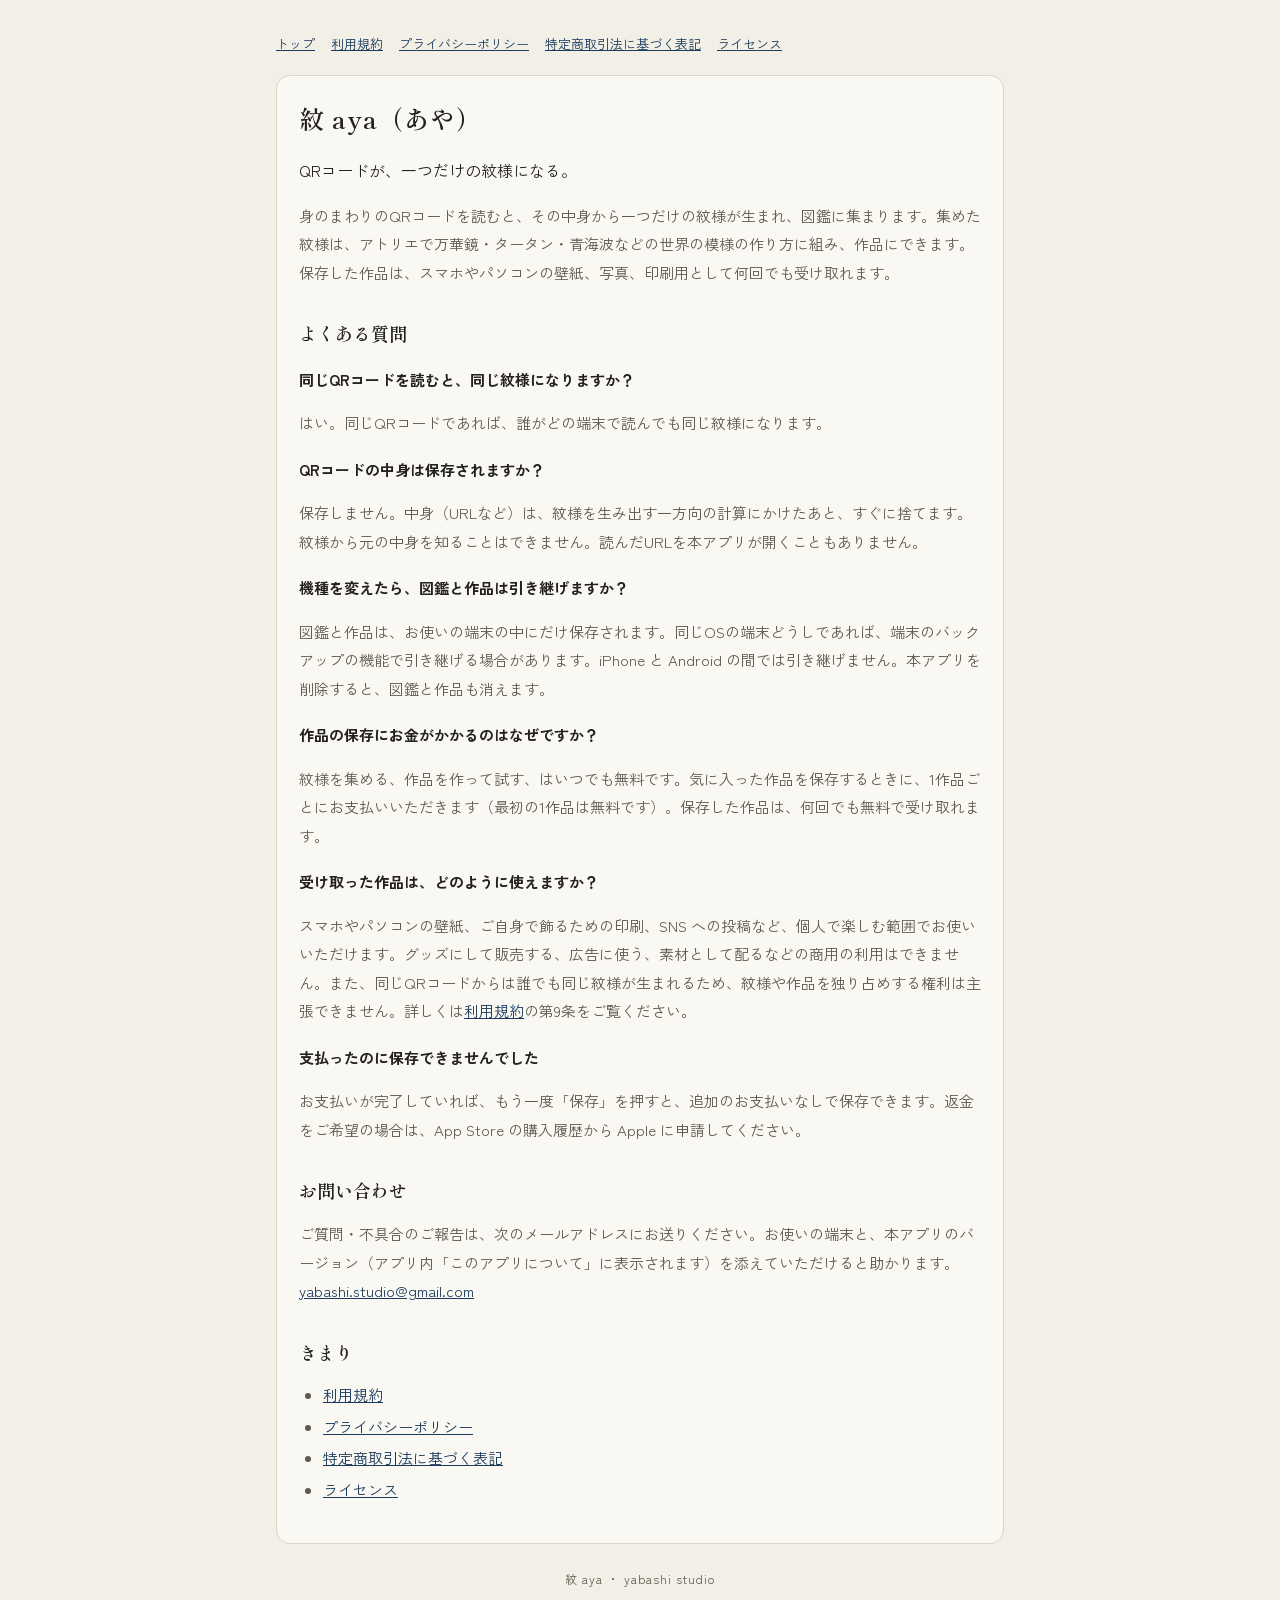
<file: index.html>
<!doctype html>
<html lang="ja">
<head>
<meta charset="utf-8">
<meta name="viewport" content="width=device-width, initial-scale=1">
<title>サポート | 紋 aya</title>
<link rel="preconnect" href="https://fonts.googleapis.com">
<link rel="stylesheet" href="https://fonts.googleapis.com/css2?family=Shippori+Mincho:wght@600&family=Zen+Kaku+Gothic+New:wght@400;500&display=swap">
<link rel="stylesheet" href="style.css">
</head>
<body><main>
<nav><a href="index.html">トップ</a><a href="terms.html">利用規約</a><a href="privacy.html">プライバシーポリシー</a><a href="tokushoho.html">特定商取引法に基づく表記</a><a href="licenses.html">ライセンス</a></nav>
<div class="card">
<h1>紋 aya（あや）</h1>
<p class="lead">QRコードが、一つだけの紋様になる。</p>
<p>身のまわりのQRコードを読むと、その中身から一つだけの紋様が生まれ、図鑑に集まります。集めた紋様は、アトリエで万華鏡・タータン・青海波などの世界の模様の作り方に組み、作品にできます。保存した作品は、スマホやパソコンの壁紙、写真、印刷用として何回でも受け取れます。</p>

<h2>よくある質問</h2>
<h3>同じQRコードを読むと、同じ紋様になりますか？</h3>
<p>はい。同じQRコードであれば、誰がどの端末で読んでも同じ紋様になります。</p>
<h3>QRコードの中身は保存されますか？</h3>
<p>保存しません。中身（URLなど）は、紋様を生み出す一方向の計算にかけたあと、すぐに捨てます。紋様から元の中身を知ることはできません。読んだURLを本アプリが開くこともありません。</p>
<h3>機種を変えたら、図鑑と作品は引き継げますか？</h3>
<p>図鑑と作品は、お使いの端末の中にだけ保存されます。同じOSの端末どうしであれば、端末のバックアップの機能で引き継げる場合があります。iPhone と Android の間では引き継げません。本アプリを削除すると、図鑑と作品も消えます。</p>
<h3>作品の保存にお金がかかるのはなぜですか？</h3>
<p>紋様を集める、作品を作って試す、はいつでも無料です。気に入った作品を保存するときに、1作品ごとにお支払いいただきます（最初の1作品は無料です）。保存した作品は、何回でも無料で受け取れます。</p>
<h3>受け取った作品は、どのように使えますか？</h3>
<p>スマホやパソコンの壁紙、ご自身で飾るための印刷、SNS への投稿など、個人で楽しむ範囲でお使いいただけます。グッズにして販売する、広告に使う、素材として配るなどの商用の利用はできません。また、同じQRコードからは誰でも同じ紋様が生まれるため、紋様や作品を独り占めする権利は主張できません。詳しくは<a href="terms.html">利用規約</a>の第9条をご覧ください。</p>
<h3>支払ったのに保存できませんでした</h3>
<p>お支払いが完了していれば、もう一度「保存」を押すと、追加のお支払いなしで保存できます。返金をご希望の場合は、App Store の購入履歴から Apple に申請してください。</p>

<h2>お問い合わせ</h2>
<p>ご質問・不具合のご報告は、次のメールアドレスにお送りください。お使いの端末と、本アプリのバージョン（アプリ内「このアプリについて」に表示されます）を添えていただけると助かります。<br><a href="mailto:yabashi.studio@gmail.com">yabashi.studio@gmail.com</a></p>

<h2>きまり</h2>
<ul><li><a href="terms.html">利用規約</a></li><li><a href="privacy.html">プライバシーポリシー</a></li><li><a href="tokushoho.html">特定商取引法に基づく表記</a></li><li><a href="licenses.html">ライセンス</a></li></ul>
</div>
<footer>紋 aya ・ yabashi studio</footer>
</main></body>
</html>
</file>
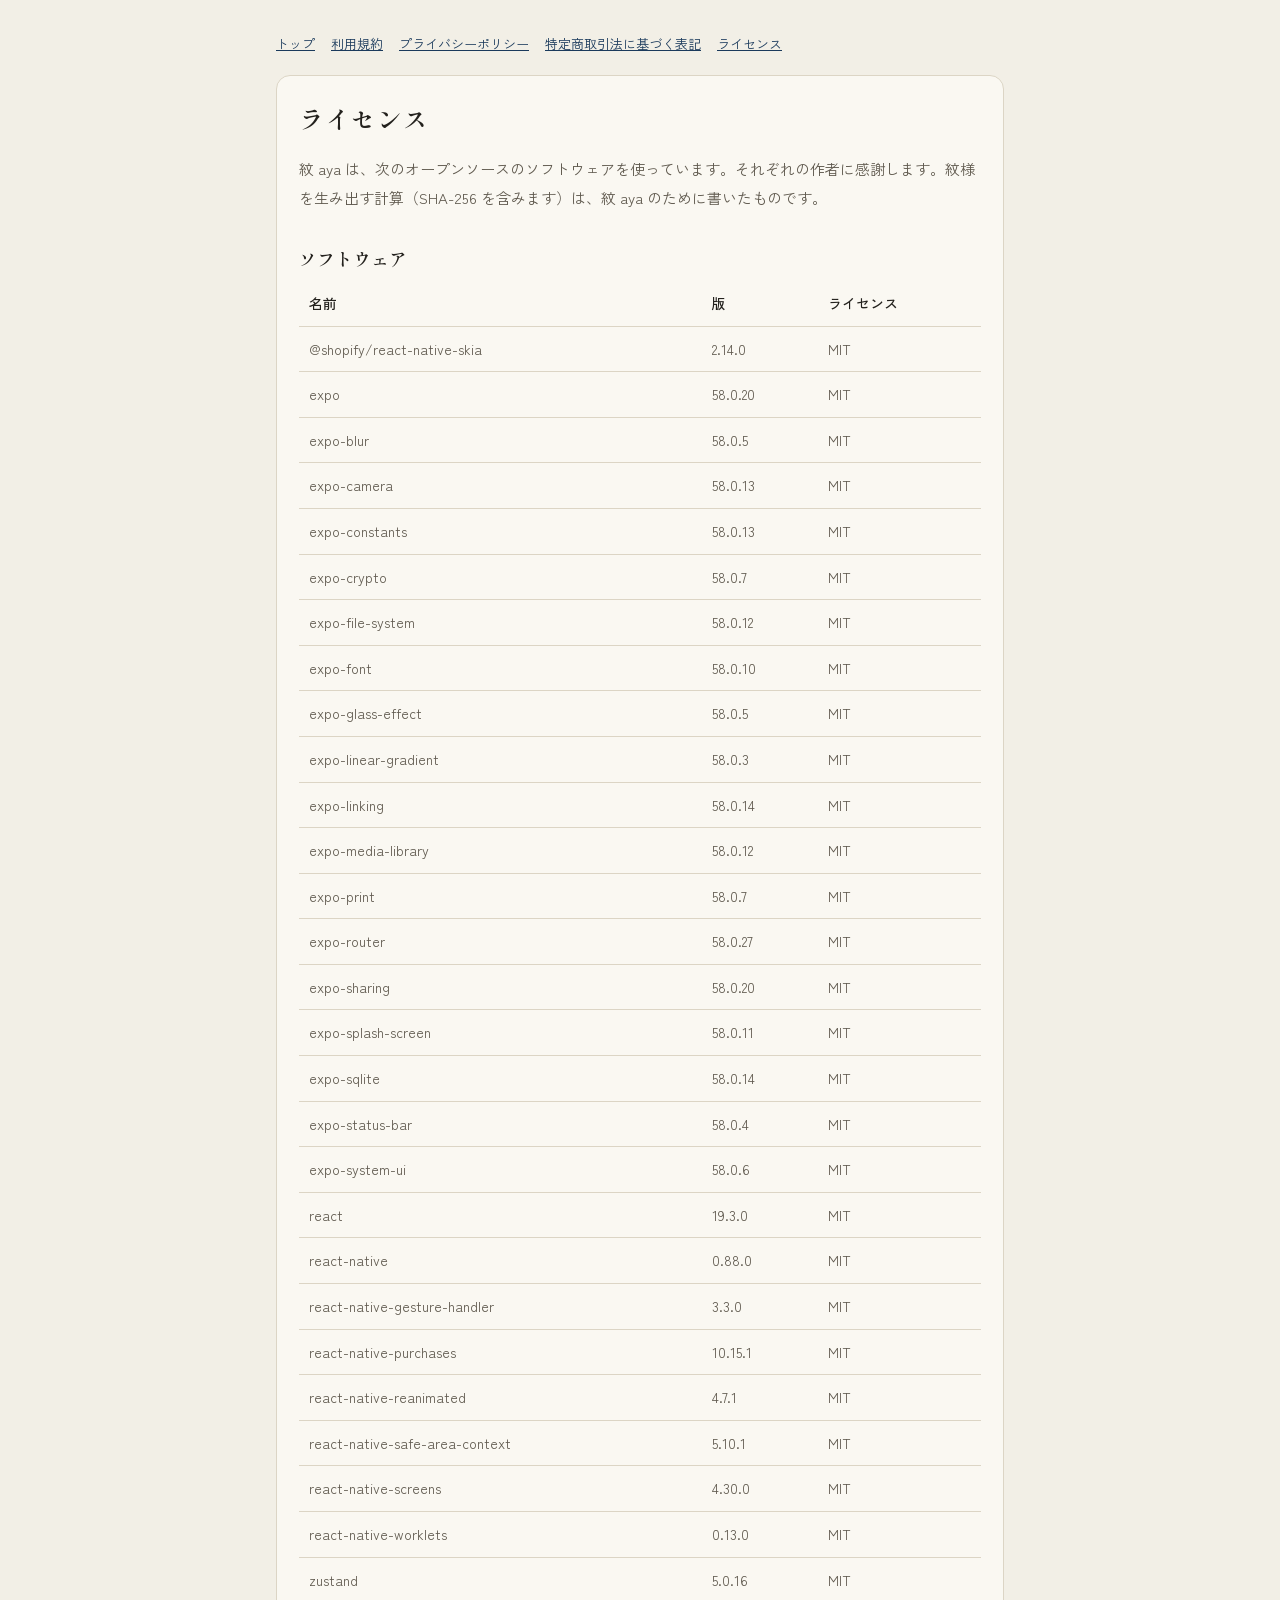
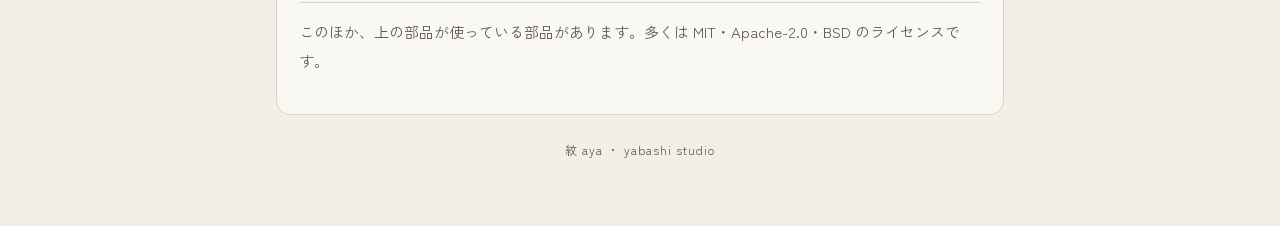
<file: licenses.html>
<!doctype html>
<html lang="ja">
<head>
<meta charset="utf-8">
<meta name="viewport" content="width=device-width, initial-scale=1">
<title>ライセンス | 紋 aya</title>
<link rel="preconnect" href="https://fonts.googleapis.com">
<link rel="stylesheet" href="https://fonts.googleapis.com/css2?family=Shippori+Mincho:wght@600&family=Zen+Kaku+Gothic+New:wght@400;500&display=swap">
<link rel="stylesheet" href="style.css">
</head>
<body><main>
<nav><a href="index.html">トップ</a><a href="terms.html">利用規約</a><a href="privacy.html">プライバシーポリシー</a><a href="tokushoho.html">特定商取引法に基づく表記</a><a href="licenses.html">ライセンス</a></nav>
<div class="card">
<h1>ライセンス</h1>
<p>紋 aya は、次のオープンソースのソフトウェアを使っています。それぞれの作者に感謝します。紋様を生み出す計算（SHA-256 を含みます）は、紋 aya のために書いたものです。</p>
<h2>ソフトウェア</h2>
<div class="table"><table>
<thead><tr><th>名前</th><th>版</th><th>ライセンス</th></tr></thead>
<tbody>
<tr><td>@shopify/react-native-skia</td><td>2.14.0</td><td>MIT</td></tr>
<tr><td>expo</td><td>58.0.20</td><td>MIT</td></tr>
<tr><td>expo-blur</td><td>58.0.5</td><td>MIT</td></tr>
<tr><td>expo-camera</td><td>58.0.13</td><td>MIT</td></tr>
<tr><td>expo-constants</td><td>58.0.13</td><td>MIT</td></tr>
<tr><td>expo-crypto</td><td>58.0.7</td><td>MIT</td></tr>
<tr><td>expo-file-system</td><td>58.0.12</td><td>MIT</td></tr>
<tr><td>expo-font</td><td>58.0.10</td><td>MIT</td></tr>
<tr><td>expo-glass-effect</td><td>58.0.5</td><td>MIT</td></tr>
<tr><td>expo-linear-gradient</td><td>58.0.3</td><td>MIT</td></tr>
<tr><td>expo-linking</td><td>58.0.14</td><td>MIT</td></tr>
<tr><td>expo-media-library</td><td>58.0.12</td><td>MIT</td></tr>
<tr><td>expo-print</td><td>58.0.7</td><td>MIT</td></tr>
<tr><td>expo-router</td><td>58.0.27</td><td>MIT</td></tr>
<tr><td>expo-sharing</td><td>58.0.20</td><td>MIT</td></tr>
<tr><td>expo-splash-screen</td><td>58.0.11</td><td>MIT</td></tr>
<tr><td>expo-sqlite</td><td>58.0.14</td><td>MIT</td></tr>
<tr><td>expo-status-bar</td><td>58.0.4</td><td>MIT</td></tr>
<tr><td>expo-system-ui</td><td>58.0.6</td><td>MIT</td></tr>
<tr><td>react</td><td>19.3.0</td><td>MIT</td></tr>
<tr><td>react-native</td><td>0.88.0</td><td>MIT</td></tr>
<tr><td>react-native-gesture-handler</td><td>3.3.0</td><td>MIT</td></tr>
<tr><td>react-native-purchases</td><td>10.15.1</td><td>MIT</td></tr>
<tr><td>react-native-reanimated</td><td>4.7.1</td><td>MIT</td></tr>
<tr><td>react-native-safe-area-context</td><td>5.10.1</td><td>MIT</td></tr>
<tr><td>react-native-screens</td><td>4.30.0</td><td>MIT</td></tr>
<tr><td>react-native-worklets</td><td>0.13.0</td><td>MIT</td></tr>
<tr><td>zustand</td><td>5.0.16</td><td>MIT</td></tr>
</tbody>
</table></div>
<p>このほか、上の部品が使っている部品があります。多くは MIT・Apache-2.0・BSD のライセンスです。</p>
</div>
<footer>紋 aya ・ yabashi studio</footer>
</main></body>
</html>
</file>
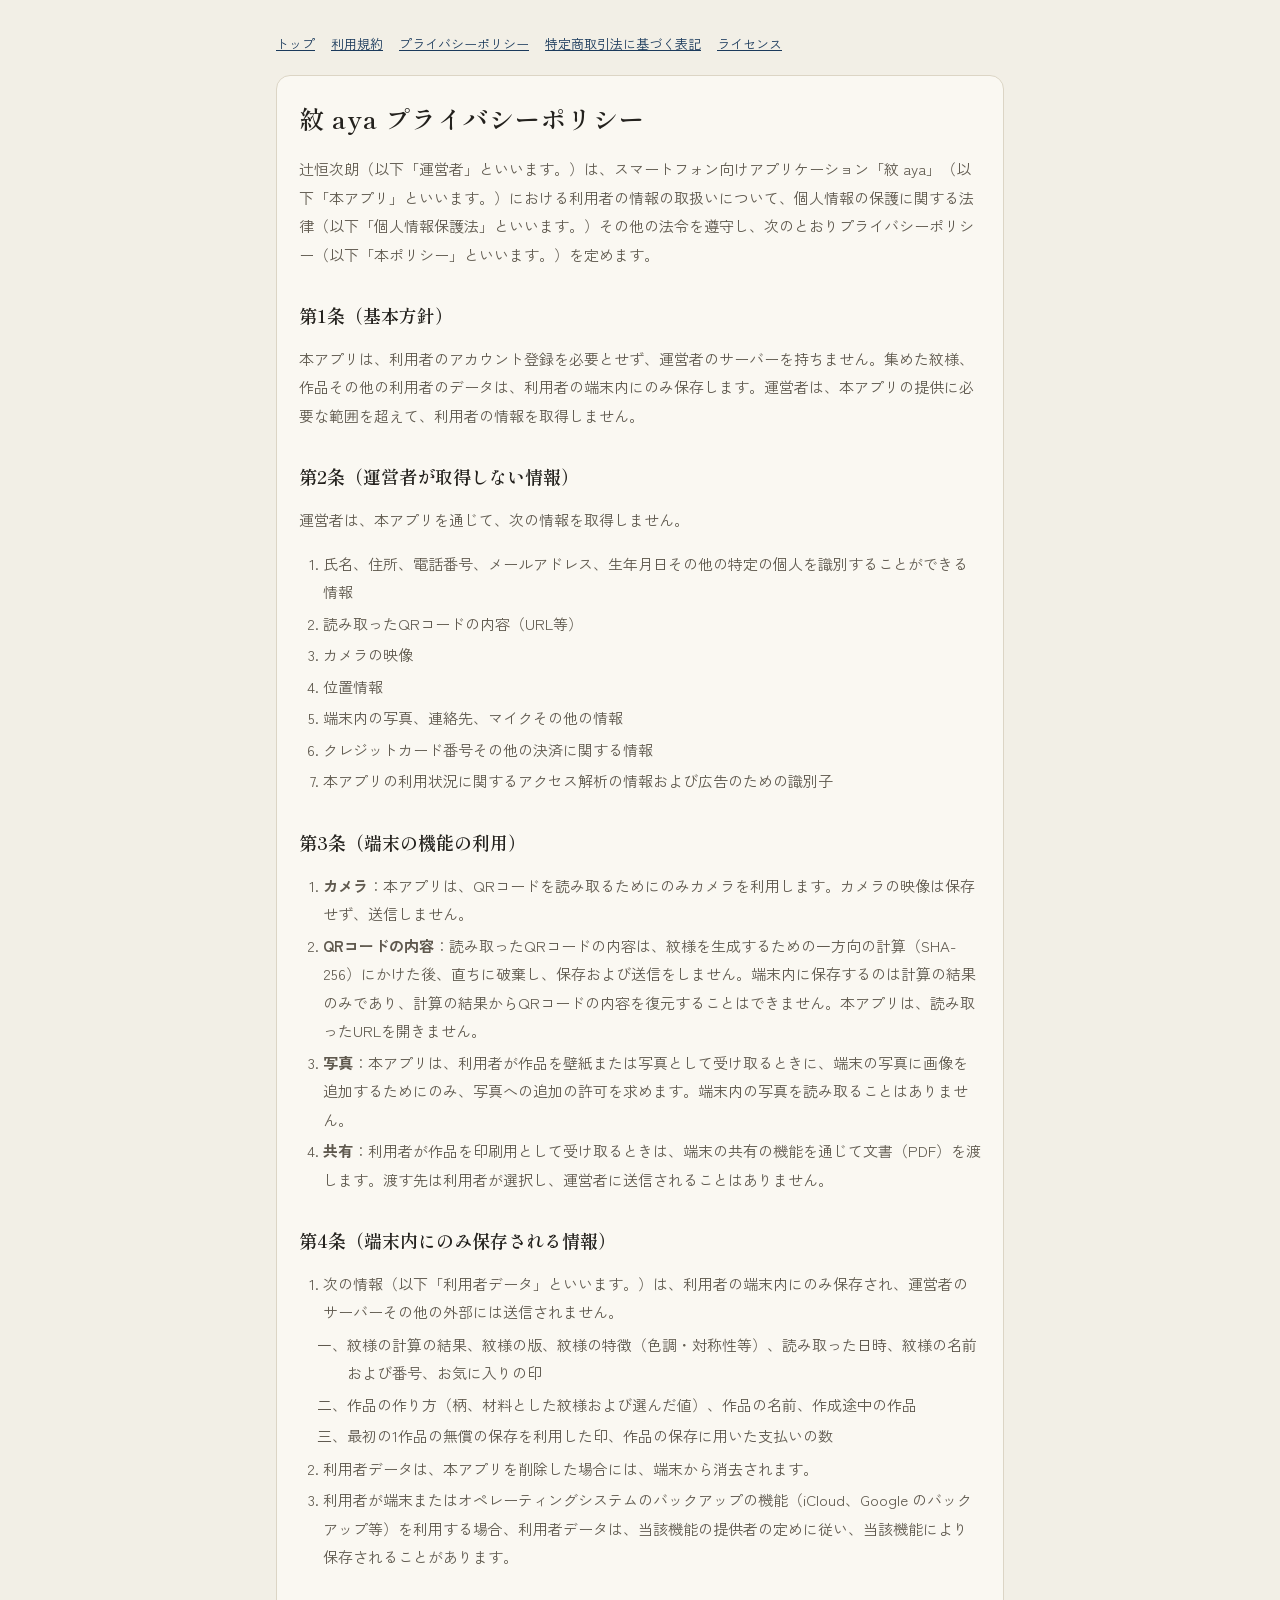
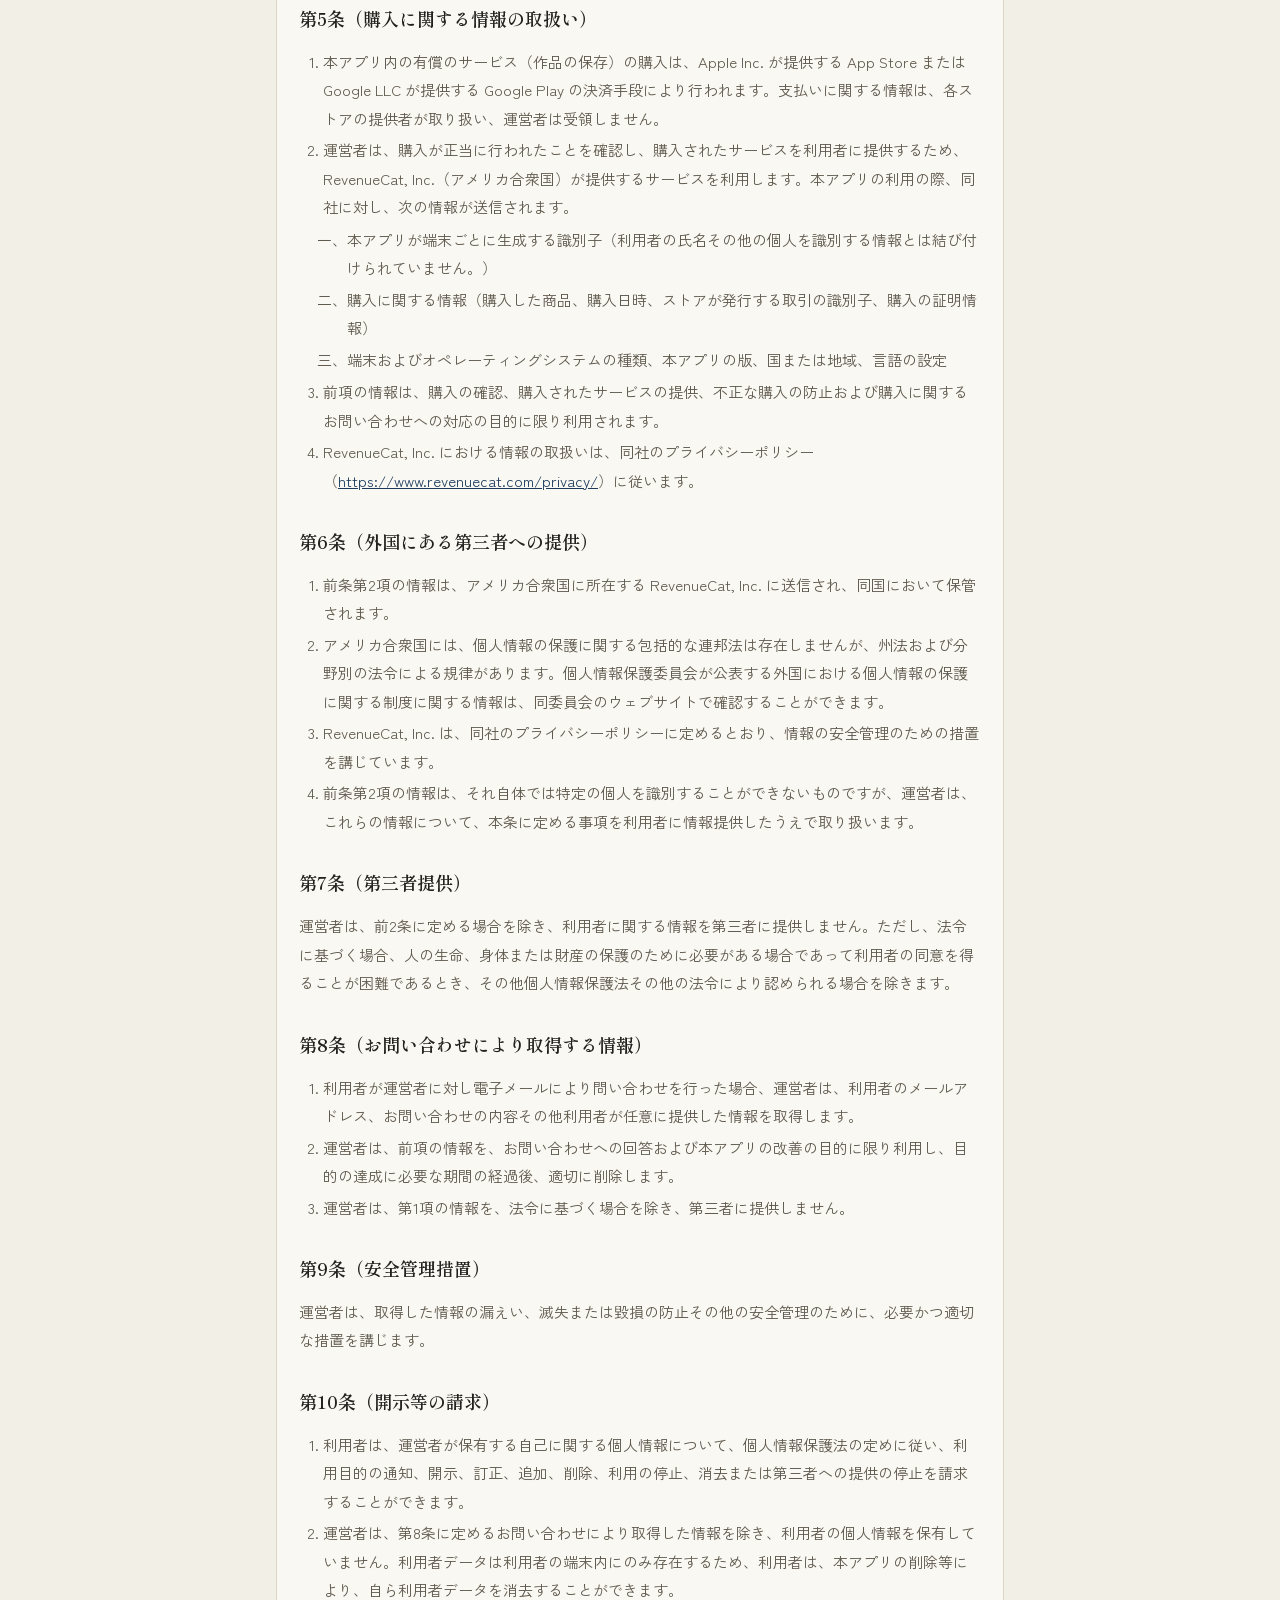
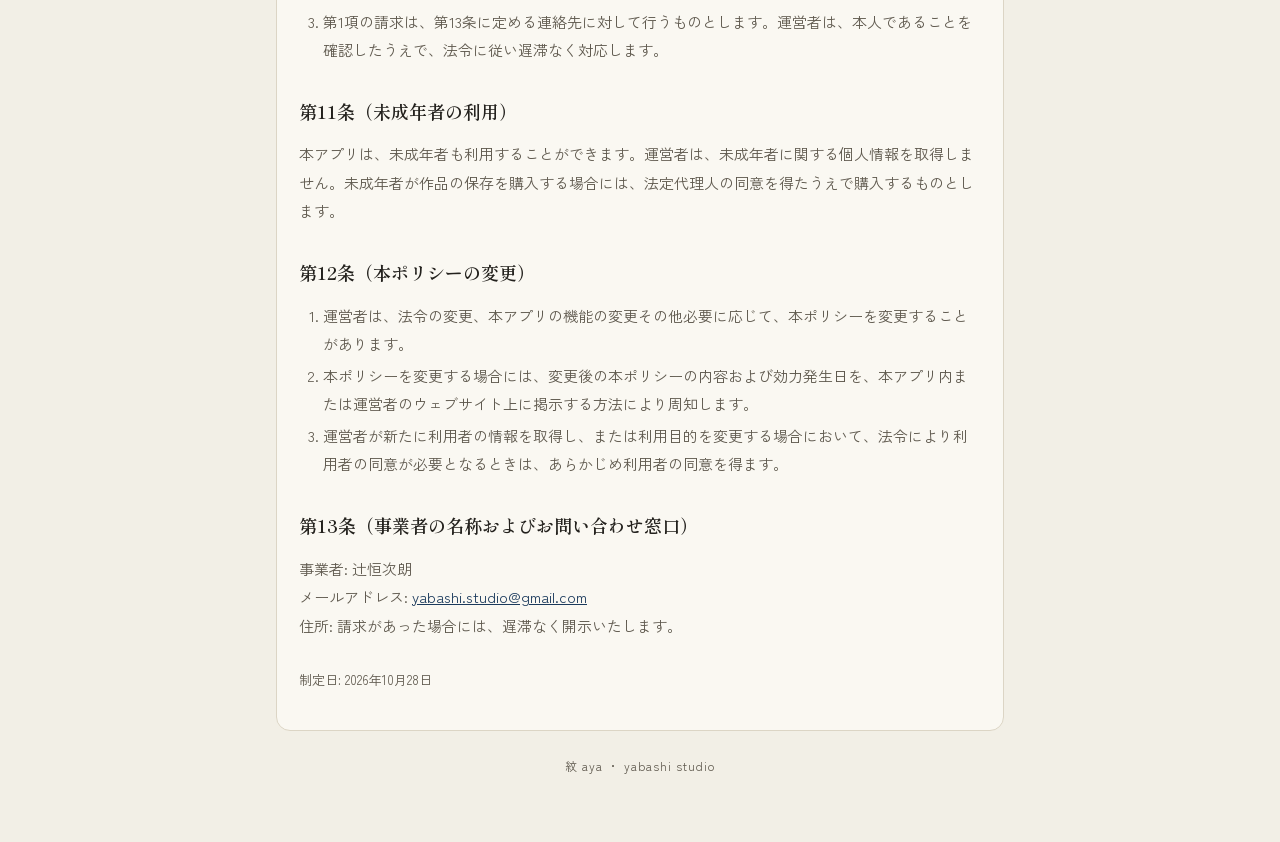
<file: privacy.html>
<!doctype html>
<html lang="ja">
<head>
<meta charset="utf-8">
<meta name="viewport" content="width=device-width, initial-scale=1">
<title>プライバシーポリシー | 紋 aya</title>
<link rel="preconnect" href="https://fonts.googleapis.com">
<link rel="stylesheet" href="https://fonts.googleapis.com/css2?family=Shippori+Mincho:wght@600&family=Zen+Kaku+Gothic+New:wght@400;500&display=swap">
<link rel="stylesheet" href="style.css">
</head>
<body><main>
<nav><a href="index.html">トップ</a><a href="terms.html">利用規約</a><a href="privacy.html">プライバシーポリシー</a><a href="tokushoho.html">特定商取引法に基づく表記</a><a href="licenses.html">ライセンス</a></nav>
<div class="card">
<h1>紋 aya プライバシーポリシー</h1>
<p>辻恒次朗（以下「運営者」といいます。）は、スマートフォン向けアプリケーション「紋 aya」（以下「本アプリ」といいます。）における利用者の情報の取扱いについて、個人情報の保護に関する法律（以下「個人情報保護法」といいます。）その他の法令を遵守し、次のとおりプライバシーポリシー（以下「本ポリシー」といいます。）を定めます。</p>

<h2>第1条（基本方針）</h2>
<p>本アプリは、利用者のアカウント登録を必要とせず、運営者のサーバーを持ちません。集めた紋様、作品その他の利用者のデータは、利用者の端末内にのみ保存します。運営者は、本アプリの提供に必要な範囲を超えて、利用者の情報を取得しません。</p>

<h2>第2条（運営者が取得しない情報）</h2>
<p>運営者は、本アプリを通じて、次の情報を取得しません。</p>
<ol>
<li>氏名、住所、電話番号、メールアドレス、生年月日その他の特定の個人を識別することができる情報</li>
<li>読み取ったQRコードの内容（URL等）</li>
<li>カメラの映像</li>
<li>位置情報</li>
<li>端末内の写真、連絡先、マイクその他の情報</li>
<li>クレジットカード番号その他の決済に関する情報</li>
<li>本アプリの利用状況に関するアクセス解析の情報および広告のための識別子</li>
</ol>

<h2>第3条（端末の機能の利用）</h2>
<ol>
<li><strong>カメラ</strong>：本アプリは、QRコードを読み取るためにのみカメラを利用します。カメラの映像は保存せず、送信しません。</li>
<li><strong>QRコードの内容</strong>：読み取ったQRコードの内容は、紋様を生成するための一方向の計算（SHA-256）にかけた後、直ちに破棄し、保存および送信をしません。端末内に保存するのは計算の結果のみであり、計算の結果からQRコードの内容を復元することはできません。本アプリは、読み取ったURLを開きません。</li>
<li><strong>写真</strong>：本アプリは、利用者が作品を壁紙または写真として受け取るときに、端末の写真に画像を追加するためにのみ、写真への追加の許可を求めます。端末内の写真を読み取ることはありません。</li>
<li><strong>共有</strong>：利用者が作品を印刷用として受け取るときは、端末の共有の機能を通じて文書（PDF）を渡します。渡す先は利用者が選択し、運営者に送信されることはありません。</li>
</ol>

<h2>第4条（端末内にのみ保存される情報）</h2>
<ol>
<li>次の情報（以下「利用者データ」といいます。）は、利用者の端末内にのみ保存され、運営者のサーバーその他の外部には送信されません。
<ol class="sub">
<li>紋様の計算の結果、紋様の版、紋様の特徴（色調・対称性等）、読み取った日時、紋様の名前および番号、お気に入りの印</li>
<li>作品の作り方（柄、材料とした紋様および選んだ値）、作品の名前、作成途中の作品</li>
<li>最初の1作品の無償の保存を利用した印、作品の保存に用いた支払いの数</li>
</ol></li>
<li>利用者データは、本アプリを削除した場合には、端末から消去されます。</li>
<li>利用者が端末またはオペレーティングシステムのバックアップの機能（iCloud、Google のバックアップ等）を利用する場合、利用者データは、当該機能の提供者の定めに従い、当該機能により保存されることがあります。</li>
</ol>

<h2>第5条（購入に関する情報の取扱い）</h2>
<ol>
<li>本アプリ内の有償のサービス（作品の保存）の購入は、Apple Inc. が提供する App Store または Google LLC が提供する Google Play の決済手段により行われます。支払いに関する情報は、各ストアの提供者が取り扱い、運営者は受領しません。</li>
<li>運営者は、購入が正当に行われたことを確認し、購入されたサービスを利用者に提供するため、RevenueCat, Inc.（アメリカ合衆国）が提供するサービスを利用します。本アプリの利用の際、同社に対し、次の情報が送信されます。
<ol class="sub">
<li>本アプリが端末ごとに生成する識別子（利用者の氏名その他の個人を識別する情報とは結び付けられていません。）</li>
<li>購入に関する情報（購入した商品、購入日時、ストアが発行する取引の識別子、購入の証明情報）</li>
<li>端末およびオペレーティングシステムの種類、本アプリの版、国または地域、言語の設定</li>
</ol></li>
<li>前項の情報は、購入の確認、購入されたサービスの提供、不正な購入の防止および購入に関するお問い合わせへの対応の目的に限り利用されます。</li>
<li>RevenueCat, Inc. における情報の取扱いは、同社のプライバシーポリシー（<a href="https://www.revenuecat.com/privacy/">https://www.revenuecat.com/privacy/</a>）に従います。</li>
</ol>

<h2>第6条（外国にある第三者への提供）</h2>
<ol>
<li>前条第2項の情報は、アメリカ合衆国に所在する RevenueCat, Inc. に送信され、同国において保管されます。</li>
<li>アメリカ合衆国には、個人情報の保護に関する包括的な連邦法は存在しませんが、州法および分野別の法令による規律があります。個人情報保護委員会が公表する外国における個人情報の保護に関する制度に関する情報は、同委員会のウェブサイトで確認することができます。</li>
<li>RevenueCat, Inc. は、同社のプライバシーポリシーに定めるとおり、情報の安全管理のための措置を講じています。</li>
<li>前条第2項の情報は、それ自体では特定の個人を識別することができないものですが、運営者は、これらの情報について、本条に定める事項を利用者に情報提供したうえで取り扱います。</li>
</ol>

<h2>第7条（第三者提供）</h2>
<p>運営者は、前2条に定める場合を除き、利用者に関する情報を第三者に提供しません。ただし、法令に基づく場合、人の生命、身体または財産の保護のために必要がある場合であって利用者の同意を得ることが困難であるとき、その他個人情報保護法その他の法令により認められる場合を除きます。</p>

<h2>第8条（お問い合わせにより取得する情報）</h2>
<ol>
<li>利用者が運営者に対し電子メールにより問い合わせを行った場合、運営者は、利用者のメールアドレス、お問い合わせの内容その他利用者が任意に提供した情報を取得します。</li>
<li>運営者は、前項の情報を、お問い合わせへの回答および本アプリの改善の目的に限り利用し、目的の達成に必要な期間の経過後、適切に削除します。</li>
<li>運営者は、第1項の情報を、法令に基づく場合を除き、第三者に提供しません。</li>
</ol>

<h2>第9条（安全管理措置）</h2>
<p>運営者は、取得した情報の漏えい、滅失または毀損の防止その他の安全管理のために、必要かつ適切な措置を講じます。</p>

<h2>第10条（開示等の請求）</h2>
<ol>
<li>利用者は、運営者が保有する自己に関する個人情報について、個人情報保護法の定めに従い、利用目的の通知、開示、訂正、追加、削除、利用の停止、消去または第三者への提供の停止を請求することができます。</li>
<li>運営者は、第8条に定めるお問い合わせにより取得した情報を除き、利用者の個人情報を保有していません。利用者データは利用者の端末内にのみ存在するため、利用者は、本アプリの削除等により、自ら利用者データを消去することができます。</li>
<li>第1項の請求は、第13条に定める連絡先に対して行うものとします。運営者は、本人であることを確認したうえで、法令に従い遅滞なく対応します。</li>
</ol>

<h2>第11条（未成年者の利用）</h2>
<p>本アプリは、未成年者も利用することができます。運営者は、未成年者に関する個人情報を取得しません。未成年者が作品の保存を購入する場合には、法定代理人の同意を得たうえで購入するものとします。</p>

<h2>第12条（本ポリシーの変更）</h2>
<ol>
<li>運営者は、法令の変更、本アプリの機能の変更その他必要に応じて、本ポリシーを変更することがあります。</li>
<li>本ポリシーを変更する場合には、変更後の本ポリシーの内容および効力発生日を、本アプリ内または運営者のウェブサイト上に掲示する方法により周知します。</li>
<li>運営者が新たに利用者の情報を取得し、または利用目的を変更する場合において、法令により利用者の同意が必要となるときは、あらかじめ利用者の同意を得ます。</li>
</ol>

<h2>第13条（事業者の名称およびお問い合わせ窓口）</h2>
<p>事業者: 辻恒次朗<br>メールアドレス: <a href="mailto:yabashi.studio@gmail.com">yabashi.studio@gmail.com</a><br>住所: 請求があった場合には、遅滞なく開示いたします。</p>

<p class="date">制定日: 2026年10月28日</p>
</div>
<footer>紋 aya ・ yabashi studio</footer>
</main></body>
</html>
</file>
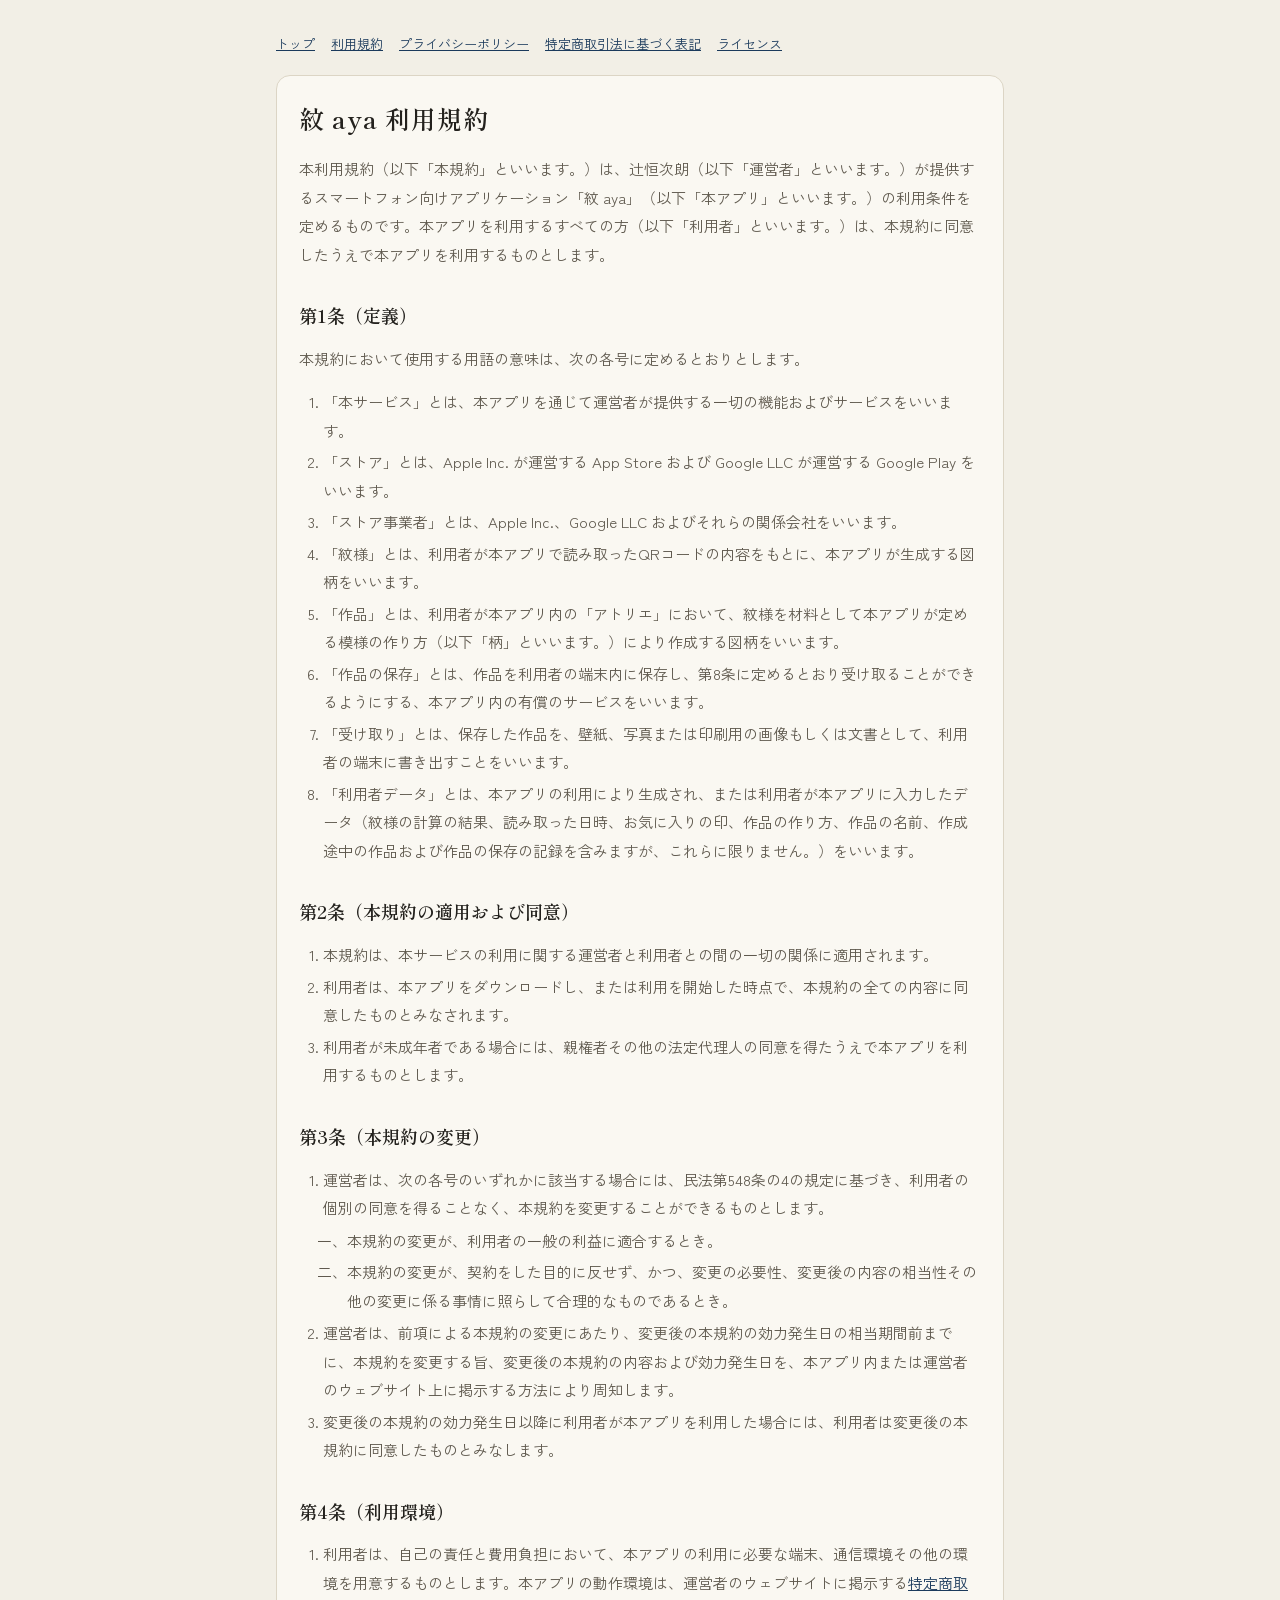
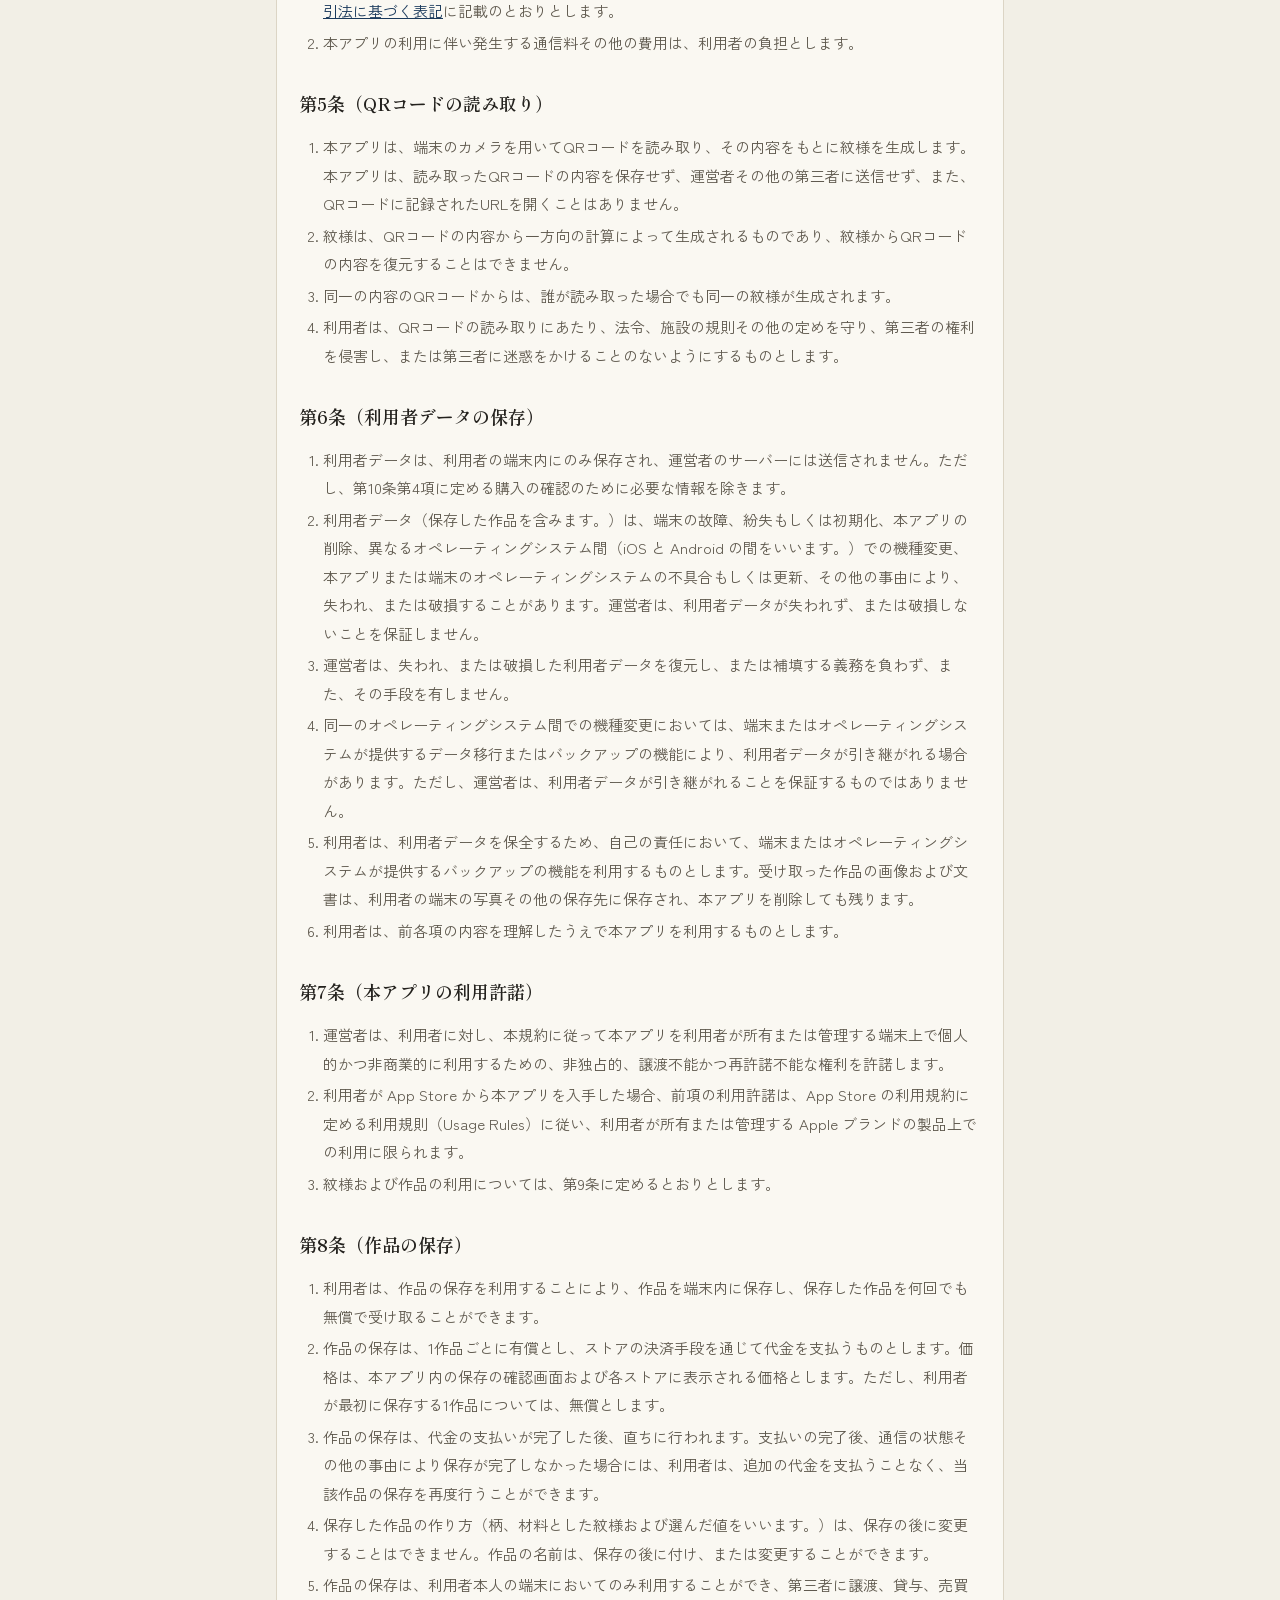
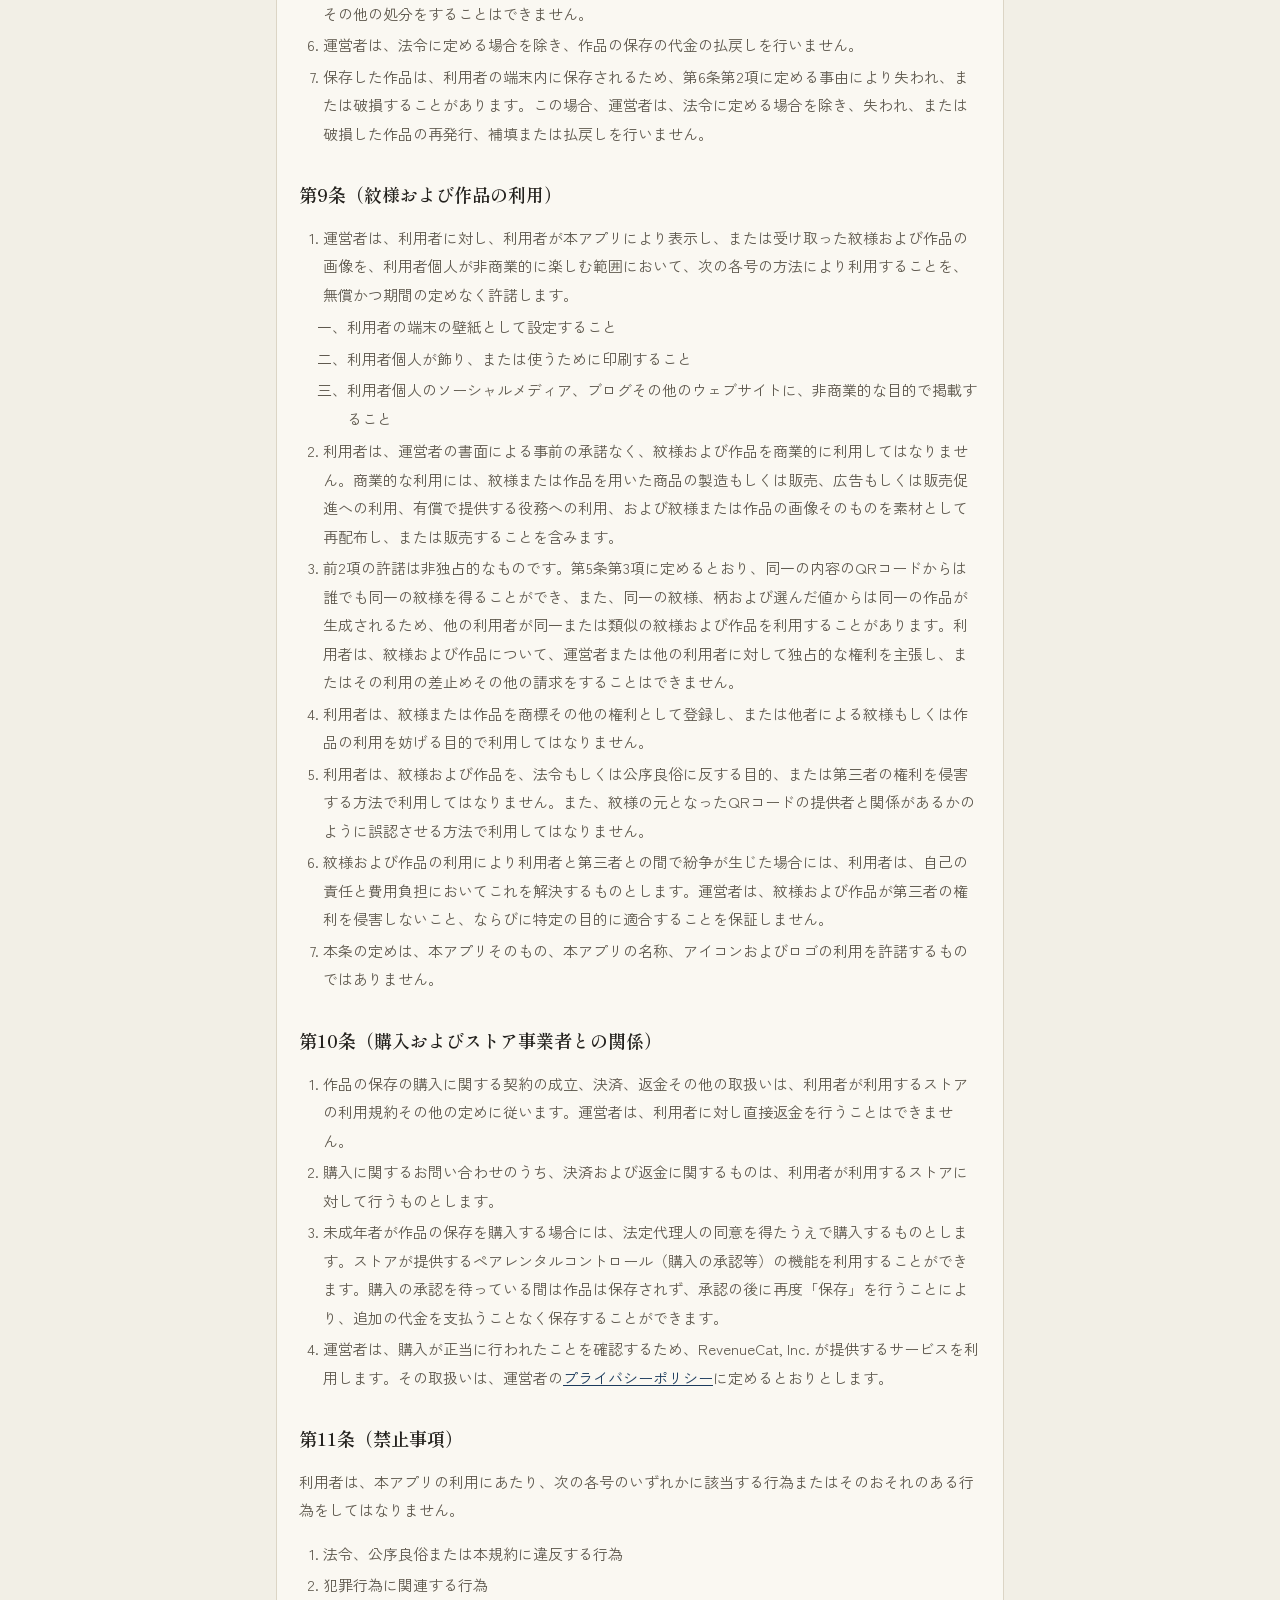
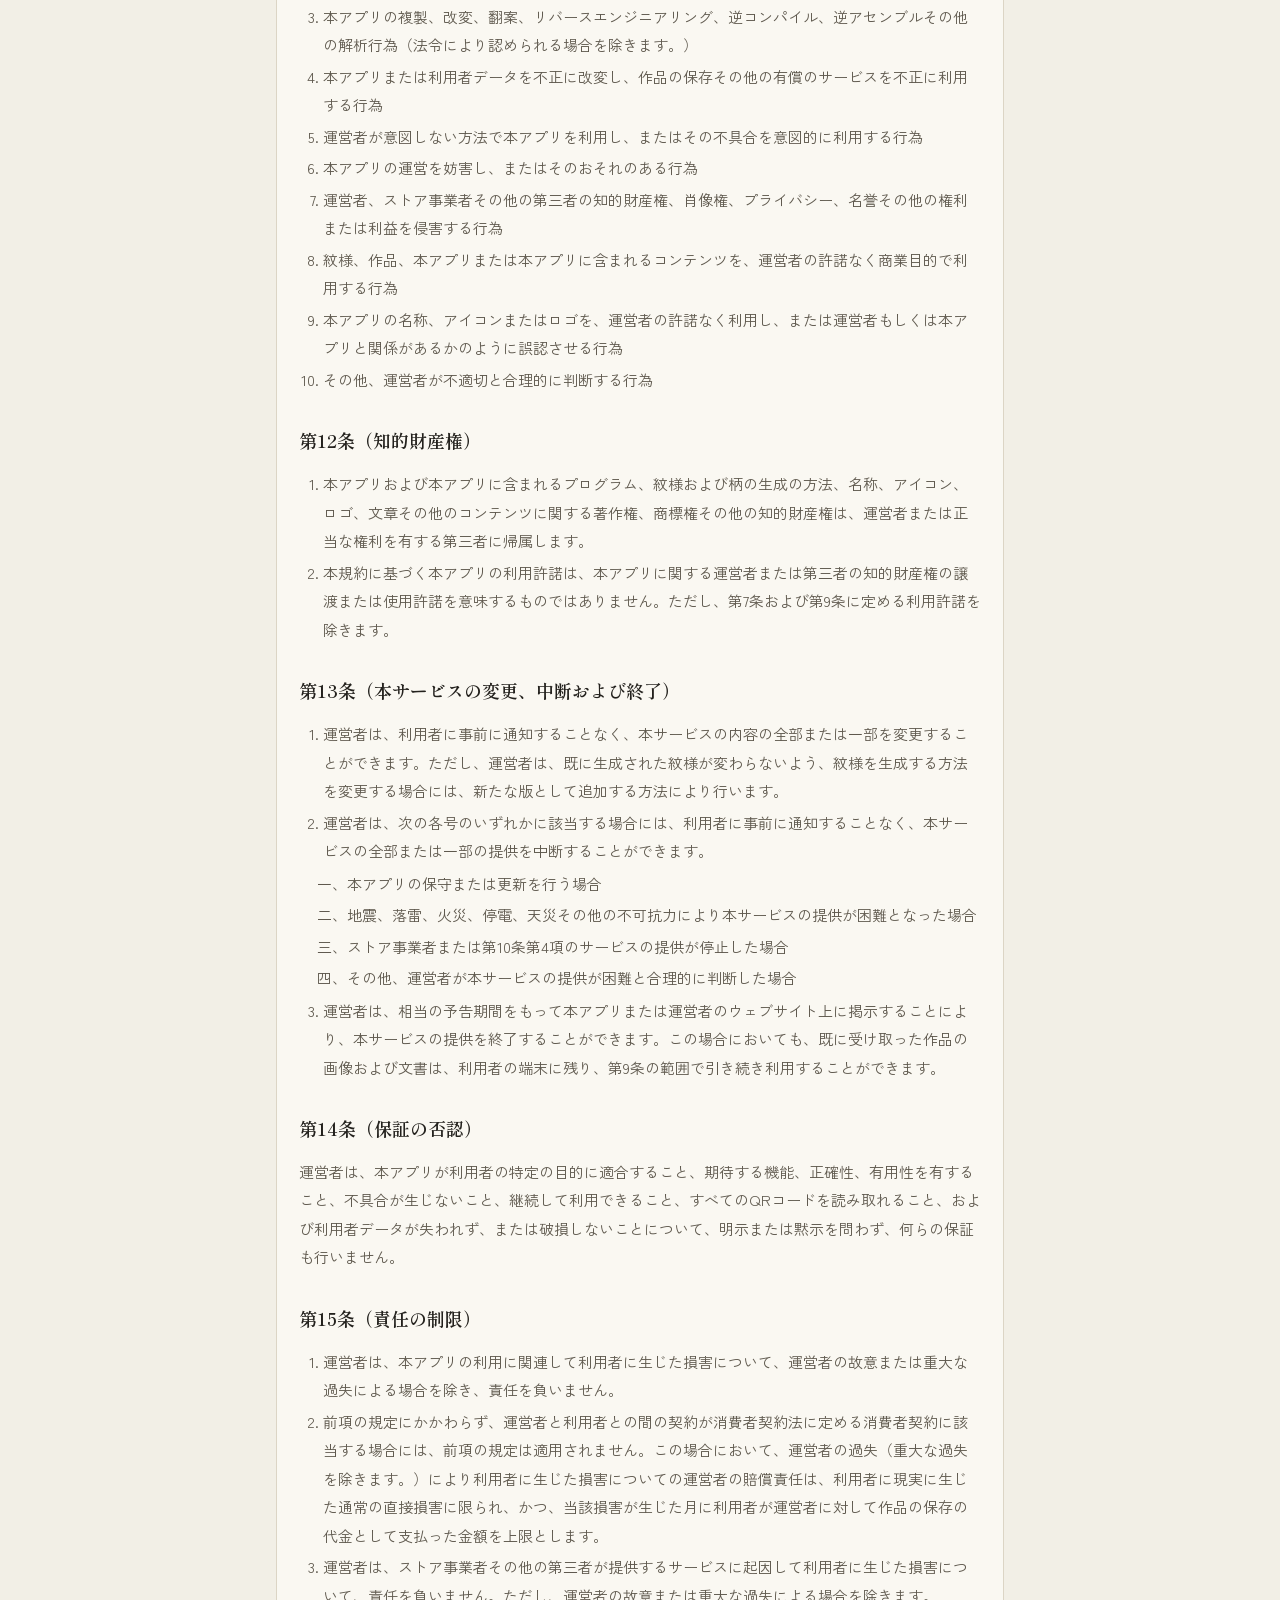
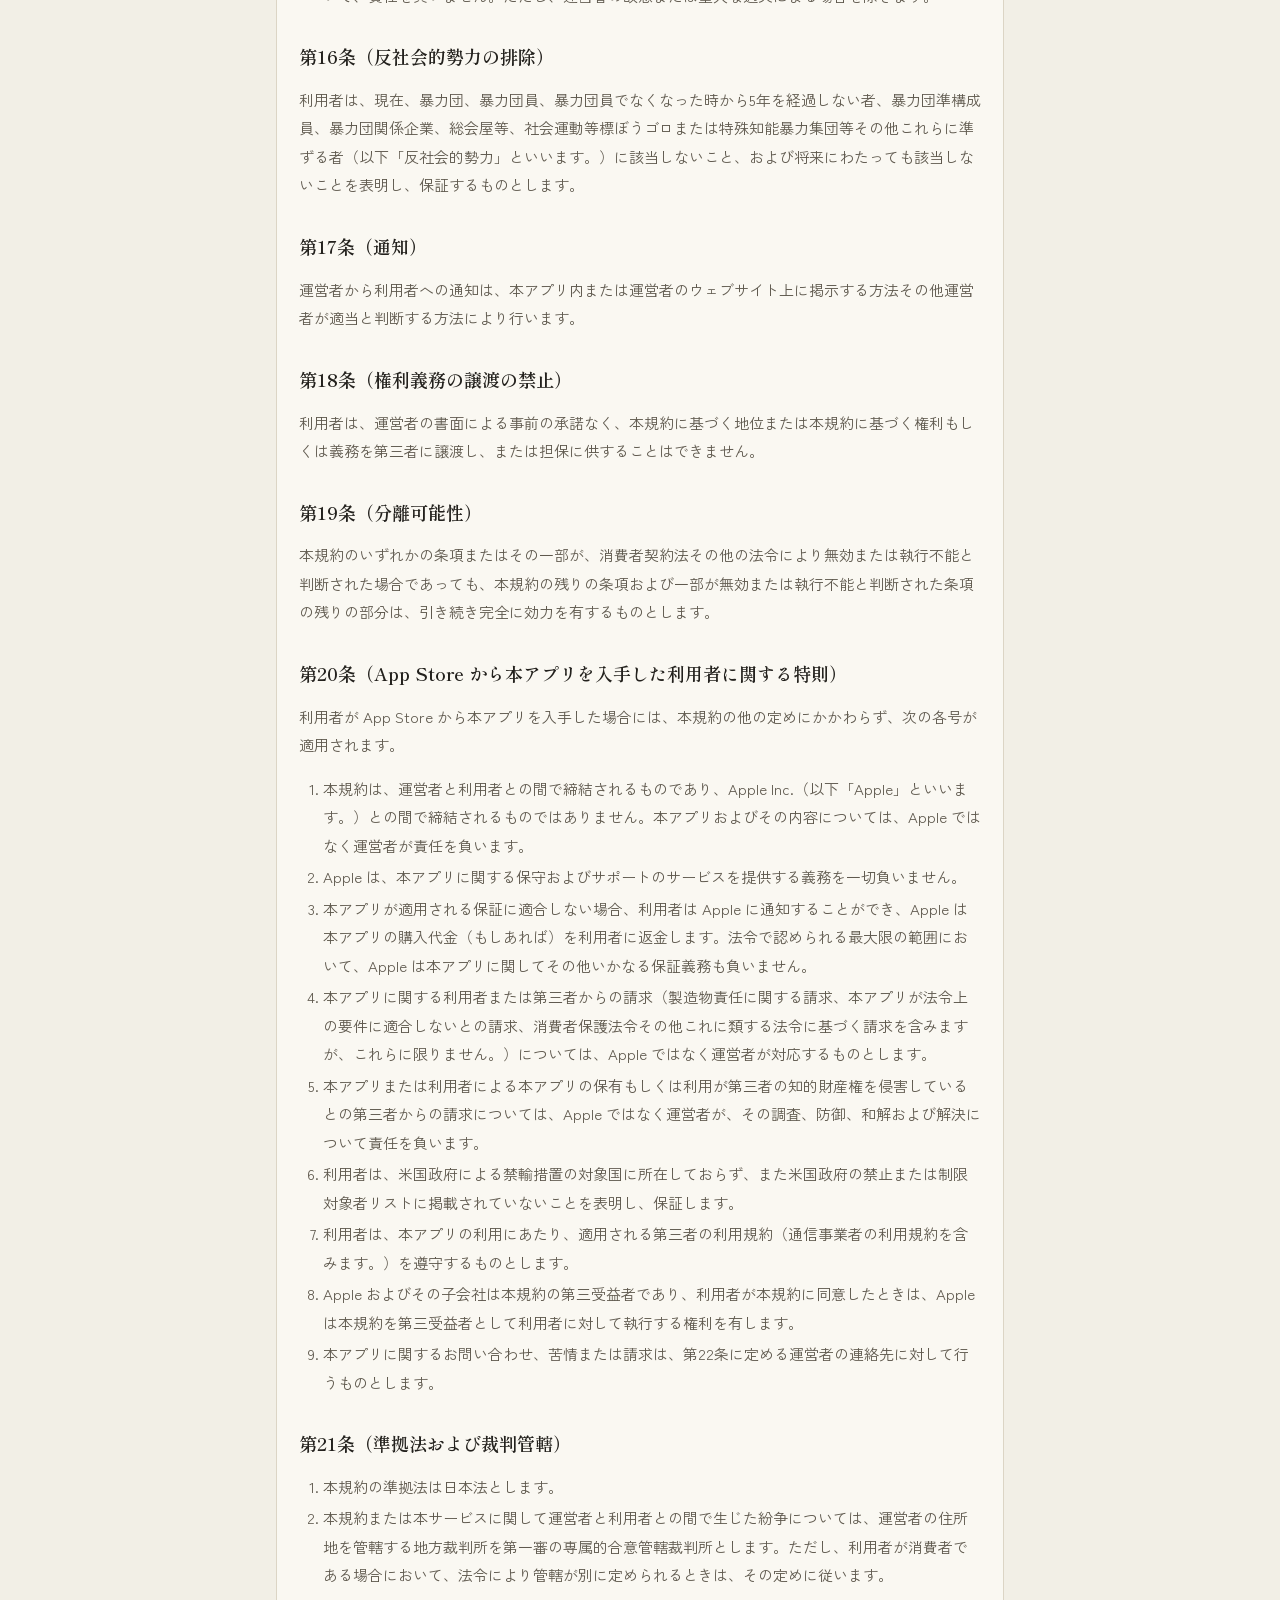
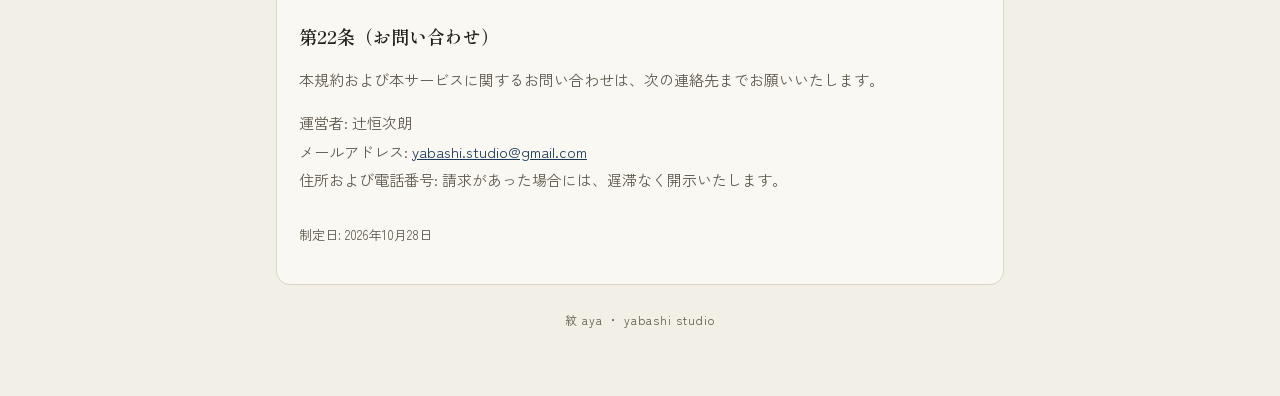
<file: terms.html>
<!doctype html>
<html lang="ja">
<head>
<meta charset="utf-8">
<meta name="viewport" content="width=device-width, initial-scale=1">
<title>利用規約 | 紋 aya</title>
<link rel="preconnect" href="https://fonts.googleapis.com">
<link rel="stylesheet" href="https://fonts.googleapis.com/css2?family=Shippori+Mincho:wght@600&family=Zen+Kaku+Gothic+New:wght@400;500&display=swap">
<link rel="stylesheet" href="style.css">
</head>
<body><main>
<nav><a href="index.html">トップ</a><a href="terms.html">利用規約</a><a href="privacy.html">プライバシーポリシー</a><a href="tokushoho.html">特定商取引法に基づく表記</a><a href="licenses.html">ライセンス</a></nav>
<div class="card">
<h1>紋 aya 利用規約</h1>
<p>本利用規約（以下「本規約」といいます。）は、辻恒次朗（以下「運営者」といいます。）が提供するスマートフォン向けアプリケーション「紋 aya」（以下「本アプリ」といいます。）の利用条件を定めるものです。本アプリを利用するすべての方（以下「利用者」といいます。）は、本規約に同意したうえで本アプリを利用するものとします。</p>

<h2>第1条（定義）</h2>
<p>本規約において使用する用語の意味は、次の各号に定めるとおりとします。</p>
<ol>
<li>「本サービス」とは、本アプリを通じて運営者が提供する一切の機能およびサービスをいいます。</li>
<li>「ストア」とは、Apple Inc. が運営する App Store および Google LLC が運営する Google Play をいいます。</li>
<li>「ストア事業者」とは、Apple Inc.、Google LLC およびそれらの関係会社をいいます。</li>
<li>「紋様」とは、利用者が本アプリで読み取ったQRコードの内容をもとに、本アプリが生成する図柄をいいます。</li>
<li>「作品」とは、利用者が本アプリ内の「アトリエ」において、紋様を材料として本アプリが定める模様の作り方（以下「柄」といいます。）により作成する図柄をいいます。</li>
<li>「作品の保存」とは、作品を利用者の端末内に保存し、第8条に定めるとおり受け取ることができるようにする、本アプリ内の有償のサービスをいいます。</li>
<li>「受け取り」とは、保存した作品を、壁紙、写真または印刷用の画像もしくは文書として、利用者の端末に書き出すことをいいます。</li>
<li>「利用者データ」とは、本アプリの利用により生成され、または利用者が本アプリに入力したデータ（紋様の計算の結果、読み取った日時、お気に入りの印、作品の作り方、作品の名前、作成途中の作品および作品の保存の記録を含みますが、これらに限りません。）をいいます。</li>
</ol>

<h2>第2条（本規約の適用および同意）</h2>
<ol>
<li>本規約は、本サービスの利用に関する運営者と利用者との間の一切の関係に適用されます。</li>
<li>利用者は、本アプリをダウンロードし、または利用を開始した時点で、本規約の全ての内容に同意したものとみなされます。</li>
<li>利用者が未成年者である場合には、親権者その他の法定代理人の同意を得たうえで本アプリを利用するものとします。</li>
</ol>

<h2>第3条（本規約の変更）</h2>
<ol>
<li>運営者は、次の各号のいずれかに該当する場合には、民法第548条の4の規定に基づき、利用者の個別の同意を得ることなく、本規約を変更することができるものとします。
<ol class="sub">
<li>本規約の変更が、利用者の一般の利益に適合するとき。</li>
<li>本規約の変更が、契約をした目的に反せず、かつ、変更の必要性、変更後の内容の相当性その他の変更に係る事情に照らして合理的なものであるとき。</li>
</ol></li>
<li>運営者は、前項による本規約の変更にあたり、変更後の本規約の効力発生日の相当期間前までに、本規約を変更する旨、変更後の本規約の内容および効力発生日を、本アプリ内または運営者のウェブサイト上に掲示する方法により周知します。</li>
<li>変更後の本規約の効力発生日以降に利用者が本アプリを利用した場合には、利用者は変更後の本規約に同意したものとみなします。</li>
</ol>

<h2>第4条（利用環境）</h2>
<ol>
<li>利用者は、自己の責任と費用負担において、本アプリの利用に必要な端末、通信環境その他の環境を用意するものとします。本アプリの動作環境は、運営者のウェブサイトに掲示する<a href="tokushoho.html">特定商取引法に基づく表記</a>に記載のとおりとします。</li>
<li>本アプリの利用に伴い発生する通信料その他の費用は、利用者の負担とします。</li>
</ol>

<h2>第5条（QRコードの読み取り）</h2>
<ol>
<li>本アプリは、端末のカメラを用いてQRコードを読み取り、その内容をもとに紋様を生成します。本アプリは、読み取ったQRコードの内容を保存せず、運営者その他の第三者に送信せず、また、QRコードに記録されたURLを開くことはありません。</li>
<li>紋様は、QRコードの内容から一方向の計算によって生成されるものであり、紋様からQRコードの内容を復元することはできません。</li>
<li>同一の内容のQRコードからは、誰が読み取った場合でも同一の紋様が生成されます。</li>
<li>利用者は、QRコードの読み取りにあたり、法令、施設の規則その他の定めを守り、第三者の権利を侵害し、または第三者に迷惑をかけることのないようにするものとします。</li>
</ol>

<h2>第6条（利用者データの保存）</h2>
<ol>
<li>利用者データは、利用者の端末内にのみ保存され、運営者のサーバーには送信されません。ただし、第10条第4項に定める購入の確認のために必要な情報を除きます。</li>
<li>利用者データ（保存した作品を含みます。）は、端末の故障、紛失もしくは初期化、本アプリの削除、異なるオペレーティングシステム間（iOS と Android の間をいいます。）での機種変更、本アプリまたは端末のオペレーティングシステムの不具合もしくは更新、その他の事由により、失われ、または破損することがあります。運営者は、利用者データが失われず、または破損しないことを保証しません。</li>
<li>運営者は、失われ、または破損した利用者データを復元し、または補填する義務を負わず、また、その手段を有しません。</li>
<li>同一のオペレーティングシステム間での機種変更においては、端末またはオペレーティングシステムが提供するデータ移行またはバックアップの機能により、利用者データが引き継がれる場合があります。ただし、運営者は、利用者データが引き継がれることを保証するものではありません。</li>
<li>利用者は、利用者データを保全するため、自己の責任において、端末またはオペレーティングシステムが提供するバックアップの機能を利用するものとします。受け取った作品の画像および文書は、利用者の端末の写真その他の保存先に保存され、本アプリを削除しても残ります。</li>
<li>利用者は、前各項の内容を理解したうえで本アプリを利用するものとします。</li>
</ol>

<h2>第7条（本アプリの利用許諾）</h2>
<ol>
<li>運営者は、利用者に対し、本規約に従って本アプリを利用者が所有または管理する端末上で個人的かつ非商業的に利用するための、非独占的、譲渡不能かつ再許諾不能な権利を許諾します。</li>
<li>利用者が App Store から本アプリを入手した場合、前項の利用許諾は、App Store の利用規約に定める利用規則（Usage Rules）に従い、利用者が所有または管理する Apple ブランドの製品上での利用に限られます。</li>
<li>紋様および作品の利用については、第9条に定めるとおりとします。</li>
</ol>

<h2>第8条（作品の保存）</h2>
<ol>
<li>利用者は、作品の保存を利用することにより、作品を端末内に保存し、保存した作品を何回でも無償で受け取ることができます。</li>
<li>作品の保存は、1作品ごとに有償とし、ストアの決済手段を通じて代金を支払うものとします。価格は、本アプリ内の保存の確認画面および各ストアに表示される価格とします。ただし、利用者が最初に保存する1作品については、無償とします。</li>
<li>作品の保存は、代金の支払いが完了した後、直ちに行われます。支払いの完了後、通信の状態その他の事由により保存が完了しなかった場合には、利用者は、追加の代金を支払うことなく、当該作品の保存を再度行うことができます。</li>
<li>保存した作品の作り方（柄、材料とした紋様および選んだ値をいいます。）は、保存の後に変更することはできません。作品の名前は、保存の後に付け、または変更することができます。</li>
<li>作品の保存は、利用者本人の端末においてのみ利用することができ、第三者に譲渡、貸与、売買その他の処分をすることはできません。</li>
<li>運営者は、法令に定める場合を除き、作品の保存の代金の払戻しを行いません。</li>
<li>保存した作品は、利用者の端末内に保存されるため、第6条第2項に定める事由により失われ、または破損することがあります。この場合、運営者は、法令に定める場合を除き、失われ、または破損した作品の再発行、補填または払戻しを行いません。</li>
</ol>

<h2>第9条（紋様および作品の利用）</h2>
<ol>
<li>運営者は、利用者に対し、利用者が本アプリにより表示し、または受け取った紋様および作品の画像を、利用者個人が非商業的に楽しむ範囲において、次の各号の方法により利用することを、無償かつ期間の定めなく許諾します。
<ol class="sub">
<li>利用者の端末の壁紙として設定すること</li>
<li>利用者個人が飾り、または使うために印刷すること</li>
<li>利用者個人のソーシャルメディア、ブログその他のウェブサイトに、非商業的な目的で掲載すること</li>
</ol></li>
<li>利用者は、運営者の書面による事前の承諾なく、紋様および作品を商業的に利用してはなりません。商業的な利用には、紋様または作品を用いた商品の製造もしくは販売、広告もしくは販売促進への利用、有償で提供する役務への利用、および紋様または作品の画像そのものを素材として再配布し、または販売することを含みます。</li>
<li>前2項の許諾は非独占的なものです。第5条第3項に定めるとおり、同一の内容のQRコードからは誰でも同一の紋様を得ることができ、また、同一の紋様、柄および選んだ値からは同一の作品が生成されるため、他の利用者が同一または類似の紋様および作品を利用することがあります。利用者は、紋様および作品について、運営者または他の利用者に対して独占的な権利を主張し、またはその利用の差止めその他の請求をすることはできません。</li>
<li>利用者は、紋様または作品を商標その他の権利として登録し、または他者による紋様もしくは作品の利用を妨げる目的で利用してはなりません。</li>
<li>利用者は、紋様および作品を、法令もしくは公序良俗に反する目的、または第三者の権利を侵害する方法で利用してはなりません。また、紋様の元となったQRコードの提供者と関係があるかのように誤認させる方法で利用してはなりません。</li>
<li>紋様および作品の利用により利用者と第三者との間で紛争が生じた場合には、利用者は、自己の責任と費用負担においてこれを解決するものとします。運営者は、紋様および作品が第三者の権利を侵害しないこと、ならびに特定の目的に適合することを保証しません。</li>
<li>本条の定めは、本アプリそのもの、本アプリの名称、アイコンおよびロゴの利用を許諾するものではありません。</li>
</ol>

<h2>第10条（購入およびストア事業者との関係）</h2>
<ol>
<li>作品の保存の購入に関する契約の成立、決済、返金その他の取扱いは、利用者が利用するストアの利用規約その他の定めに従います。運営者は、利用者に対し直接返金を行うことはできません。</li>
<li>購入に関するお問い合わせのうち、決済および返金に関するものは、利用者が利用するストアに対して行うものとします。</li>
<li>未成年者が作品の保存を購入する場合には、法定代理人の同意を得たうえで購入するものとします。ストアが提供するペアレンタルコントロール（購入の承認等）の機能を利用することができます。購入の承認を待っている間は作品は保存されず、承認の後に再度「保存」を行うことにより、追加の代金を支払うことなく保存することができます。</li>
<li>運営者は、購入が正当に行われたことを確認するため、RevenueCat, Inc. が提供するサービスを利用します。その取扱いは、運営者の<a href="privacy.html">プライバシーポリシー</a>に定めるとおりとします。</li>
</ol>

<h2>第11条（禁止事項）</h2>
<p>利用者は、本アプリの利用にあたり、次の各号のいずれかに該当する行為またはそのおそれのある行為をしてはなりません。</p>
<ol>
<li>法令、公序良俗または本規約に違反する行為</li>
<li>犯罪行為に関連する行為</li>
<li>本アプリの複製、改変、翻案、リバースエンジニアリング、逆コンパイル、逆アセンブルその他の解析行為（法令により認められる場合を除きます。）</li>
<li>本アプリまたは利用者データを不正に改変し、作品の保存その他の有償のサービスを不正に利用する行為</li>
<li>運営者が意図しない方法で本アプリを利用し、またはその不具合を意図的に利用する行為</li>
<li>本アプリの運営を妨害し、またはそのおそれのある行為</li>
<li>運営者、ストア事業者その他の第三者の知的財産権、肖像権、プライバシー、名誉その他の権利または利益を侵害する行為</li>
<li>紋様、作品、本アプリまたは本アプリに含まれるコンテンツを、運営者の許諾なく商業目的で利用する行為</li>
<li>本アプリの名称、アイコンまたはロゴを、運営者の許諾なく利用し、または運営者もしくは本アプリと関係があるかのように誤認させる行為</li>
<li>その他、運営者が不適切と合理的に判断する行為</li>
</ol>

<h2>第12条（知的財産権）</h2>
<ol>
<li>本アプリおよび本アプリに含まれるプログラム、紋様および柄の生成の方法、名称、アイコン、ロゴ、文章その他のコンテンツに関する著作権、商標権その他の知的財産権は、運営者または正当な権利を有する第三者に帰属します。</li>
<li>本規約に基づく本アプリの利用許諾は、本アプリに関する運営者または第三者の知的財産権の譲渡または使用許諾を意味するものではありません。ただし、第7条および第9条に定める利用許諾を除きます。</li>
</ol>

<h2>第13条（本サービスの変更、中断および終了）</h2>
<ol>
<li>運営者は、利用者に事前に通知することなく、本サービスの内容の全部または一部を変更することができます。ただし、運営者は、既に生成された紋様が変わらないよう、紋様を生成する方法を変更する場合には、新たな版として追加する方法により行います。</li>
<li>運営者は、次の各号のいずれかに該当する場合には、利用者に事前に通知することなく、本サービスの全部または一部の提供を中断することができます。
<ol class="sub">
<li>本アプリの保守または更新を行う場合</li>
<li>地震、落雷、火災、停電、天災その他の不可抗力により本サービスの提供が困難となった場合</li>
<li>ストア事業者または第10条第4項のサービスの提供が停止した場合</li>
<li>その他、運営者が本サービスの提供が困難と合理的に判断した場合</li>
</ol></li>
<li>運営者は、相当の予告期間をもって本アプリまたは運営者のウェブサイト上に掲示することにより、本サービスの提供を終了することができます。この場合においても、既に受け取った作品の画像および文書は、利用者の端末に残り、第9条の範囲で引き続き利用することができます。</li>
</ol>

<h2>第14条（保証の否認）</h2>
<p>運営者は、本アプリが利用者の特定の目的に適合すること、期待する機能、正確性、有用性を有すること、不具合が生じないこと、継続して利用できること、すべてのQRコードを読み取れること、および利用者データが失われず、または破損しないことについて、明示または黙示を問わず、何らの保証も行いません。</p>

<h2>第15条（責任の制限）</h2>
<ol>
<li>運営者は、本アプリの利用に関連して利用者に生じた損害について、運営者の故意または重大な過失による場合を除き、責任を負いません。</li>
<li>前項の規定にかかわらず、運営者と利用者との間の契約が消費者契約法に定める消費者契約に該当する場合には、前項の規定は適用されません。この場合において、運営者の過失（重大な過失を除きます。）により利用者に生じた損害についての運営者の賠償責任は、利用者に現実に生じた通常の直接損害に限られ、かつ、当該損害が生じた月に利用者が運営者に対して作品の保存の代金として支払った金額を上限とします。</li>
<li>運営者は、ストア事業者その他の第三者が提供するサービスに起因して利用者に生じた損害について、責任を負いません。ただし、運営者の故意または重大な過失による場合を除きます。</li>
</ol>

<h2>第16条（反社会的勢力の排除）</h2>
<p>利用者は、現在、暴力団、暴力団員、暴力団員でなくなった時から5年を経過しない者、暴力団準構成員、暴力団関係企業、総会屋等、社会運動等標ぼうゴロまたは特殊知能暴力集団等その他これらに準ずる者（以下「反社会的勢力」といいます。）に該当しないこと、および将来にわたっても該当しないことを表明し、保証するものとします。</p>

<h2>第17条（通知）</h2>
<p>運営者から利用者への通知は、本アプリ内または運営者のウェブサイト上に掲示する方法その他運営者が適当と判断する方法により行います。</p>

<h2>第18条（権利義務の譲渡の禁止）</h2>
<p>利用者は、運営者の書面による事前の承諾なく、本規約に基づく地位または本規約に基づく権利もしくは義務を第三者に譲渡し、または担保に供することはできません。</p>

<h2>第19条（分離可能性）</h2>
<p>本規約のいずれかの条項またはその一部が、消費者契約法その他の法令により無効または執行不能と判断された場合であっても、本規約の残りの条項および一部が無効または執行不能と判断された条項の残りの部分は、引き続き完全に効力を有するものとします。</p>

<h2>第20条（App Store から本アプリを入手した利用者に関する特則）</h2>
<p>利用者が App Store から本アプリを入手した場合には、本規約の他の定めにかかわらず、次の各号が適用されます。</p>
<ol>
<li>本規約は、運営者と利用者との間で締結されるものであり、Apple Inc.（以下「Apple」といいます。）との間で締結されるものではありません。本アプリおよびその内容については、Apple ではなく運営者が責任を負います。</li>
<li>Apple は、本アプリに関する保守およびサポートのサービスを提供する義務を一切負いません。</li>
<li>本アプリが適用される保証に適合しない場合、利用者は Apple に通知することができ、Apple は本アプリの購入代金（もしあれば）を利用者に返金します。法令で認められる最大限の範囲において、Apple は本アプリに関してその他いかなる保証義務も負いません。</li>
<li>本アプリに関する利用者または第三者からの請求（製造物責任に関する請求、本アプリが法令上の要件に適合しないとの請求、消費者保護法令その他これに類する法令に基づく請求を含みますが、これらに限りません。）については、Apple ではなく運営者が対応するものとします。</li>
<li>本アプリまたは利用者による本アプリの保有もしくは利用が第三者の知的財産権を侵害しているとの第三者からの請求については、Apple ではなく運営者が、その調査、防御、和解および解決について責任を負います。</li>
<li>利用者は、米国政府による禁輸措置の対象国に所在しておらず、また米国政府の禁止または制限対象者リストに掲載されていないことを表明し、保証します。</li>
<li>利用者は、本アプリの利用にあたり、適用される第三者の利用規約（通信事業者の利用規約を含みます。）を遵守するものとします。</li>
<li>Apple およびその子会社は本規約の第三受益者であり、利用者が本規約に同意したときは、Apple は本規約を第三受益者として利用者に対して執行する権利を有します。</li>
<li>本アプリに関するお問い合わせ、苦情または請求は、第22条に定める運営者の連絡先に対して行うものとします。</li>
</ol>

<h2>第21条（準拠法および裁判管轄）</h2>
<ol>
<li>本規約の準拠法は日本法とします。</li>
<li>本規約または本サービスに関して運営者と利用者との間で生じた紛争については、運営者の住所地を管轄する地方裁判所を第一審の専属的合意管轄裁判所とします。ただし、利用者が消費者である場合において、法令により管轄が別に定められるときは、その定めに従います。</li>
</ol>

<h2>第22条（お問い合わせ）</h2>
<p>本規約および本サービスに関するお問い合わせは、次の連絡先までお願いいたします。</p>
<p>運営者: 辻恒次朗<br>メールアドレス: <a href="mailto:yabashi.studio@gmail.com">yabashi.studio@gmail.com</a><br>住所および電話番号: 請求があった場合には、遅滞なく開示いたします。</p>

<p class="date">制定日: 2026年10月28日</p>
</div>
<footer>紋 aya ・ yabashi studio</footer>
</main></body>
</html>
</file>
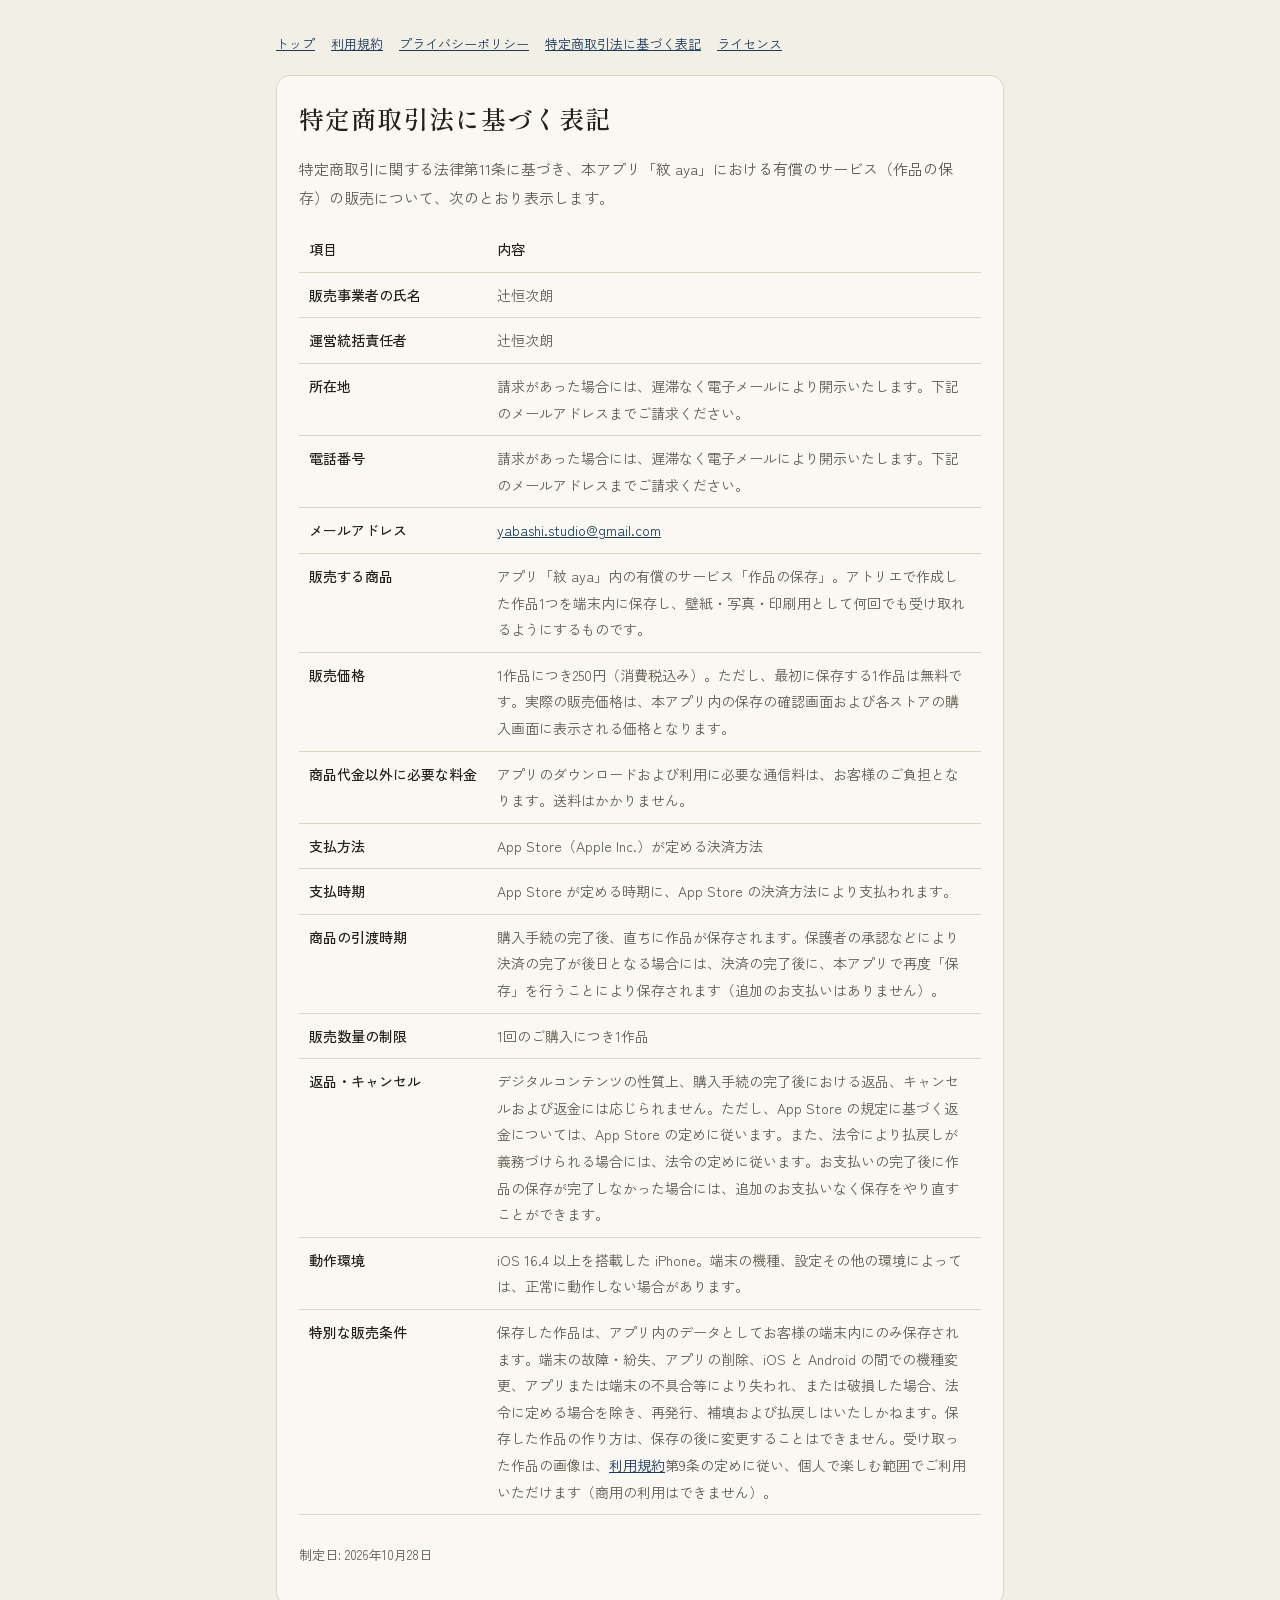
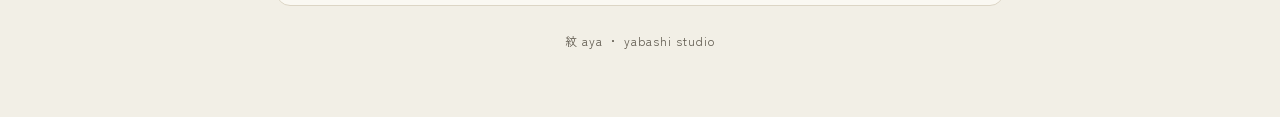
<file: tokushoho.html>
<!doctype html>
<html lang="ja">
<head>
<meta charset="utf-8">
<meta name="viewport" content="width=device-width, initial-scale=1">
<title>特定商取引法に基づく表記 | 紋 aya</title>
<link rel="preconnect" href="https://fonts.googleapis.com">
<link rel="stylesheet" href="https://fonts.googleapis.com/css2?family=Shippori+Mincho:wght@600&family=Zen+Kaku+Gothic+New:wght@400;500&display=swap">
<link rel="stylesheet" href="style.css">
</head>
<body><main>
<nav><a href="index.html">トップ</a><a href="terms.html">利用規約</a><a href="privacy.html">プライバシーポリシー</a><a href="tokushoho.html">特定商取引法に基づく表記</a><a href="licenses.html">ライセンス</a></nav>
<div class="card">
<h1>特定商取引法に基づく表記</h1>
<p>特定商取引に関する法律第11条に基づき、本アプリ「紋 aya」における有償のサービス（作品の保存）の販売について、次のとおり表示します。</p>
<div class="table"><table>
<thead><tr><th>項目</th><th>内容</th></tr></thead>
<tbody>
<tr><th>販売事業者の氏名</th><td>辻恒次朗</td></tr>
<tr><th>運営統括責任者</th><td>辻恒次朗</td></tr>
<tr><th>所在地</th><td>請求があった場合には、遅滞なく電子メールにより開示いたします。下記のメールアドレスまでご請求ください。</td></tr>
<tr><th>電話番号</th><td>請求があった場合には、遅滞なく電子メールにより開示いたします。下記のメールアドレスまでご請求ください。</td></tr>
<tr><th>メールアドレス</th><td><a href="mailto:yabashi.studio@gmail.com">yabashi.studio@gmail.com</a></td></tr>
<tr><th>販売する商品</th><td>アプリ「紋 aya」内の有償のサービス「作品の保存」。アトリエで作成した作品1つを端末内に保存し、壁紙・写真・印刷用として何回でも受け取れるようにするものです。</td></tr>
<tr><th>販売価格</th><td>1作品につき250円（消費税込み）。ただし、最初に保存する1作品は無料です。実際の販売価格は、本アプリ内の保存の確認画面および各ストアの購入画面に表示される価格となります。</td></tr>
<tr><th>商品代金以外に必要な料金</th><td>アプリのダウンロードおよび利用に必要な通信料は、お客様のご負担となります。送料はかかりません。</td></tr>
<tr><th>支払方法</th><td>App Store（Apple Inc.）が定める決済方法</td></tr>
<tr><th>支払時期</th><td>App Store が定める時期に、App Store の決済方法により支払われます。</td></tr>
<tr><th>商品の引渡時期</th><td>購入手続の完了後、直ちに作品が保存されます。保護者の承認などにより決済の完了が後日となる場合には、決済の完了後に、本アプリで再度「保存」を行うことにより保存されます（追加のお支払いはありません）。</td></tr>
<tr><th>販売数量の制限</th><td>1回のご購入につき1作品</td></tr>
<tr><th>返品・キャンセル</th><td>デジタルコンテンツの性質上、購入手続の完了後における返品、キャンセルおよび返金には応じられません。ただし、App Store の規定に基づく返金については、App Store の定めに従います。また、法令により払戻しが義務づけられる場合には、法令の定めに従います。お支払いの完了後に作品の保存が完了しなかった場合には、追加のお支払いなく保存をやり直すことができます。</td></tr>
<tr><th>動作環境</th><td>iOS 16.4 以上を搭載した iPhone。端末の機種、設定その他の環境によっては、正常に動作しない場合があります。</td></tr>
<tr><th>特別な販売条件</th><td>保存した作品は、アプリ内のデータとしてお客様の端末内にのみ保存されます。端末の故障・紛失、アプリの削除、iOS と Android の間での機種変更、アプリまたは端末の不具合等により失われ、または破損した場合、法令に定める場合を除き、再発行、補填および払戻しはいたしかねます。保存した作品の作り方は、保存の後に変更することはできません。受け取った作品の画像は、<a href="terms.html">利用規約</a>第9条の定めに従い、個人で楽しむ範囲でご利用いただけます（商用の利用はできません）。</td></tr>
</tbody>
</table></div>
<p class="date">制定日: 2026年10月28日</p>
</div>
<footer>紋 aya ・ yabashi studio</footer>
</main></body>
</html>
</file>
<file: style.css>
/* 紋 aya のサイト：アプリと同じ生成りの紙の地に墨色の文字。題は明朝、本文はゴシック */
:root {
  --paper: #F2EFE6;   /* アプリの紙の地 */
  --card: #FAF8F2;
  --ink: #23211D;     /* アプリの文字 */
  --soft: #5F594E;
  --line: #DCD5C5;
  --link: #1B3A5C;    /* 藍 */
  --mincho: "Shippori Mincho", "Hiragino Mincho ProN", "Yu Mincho", serif;
  --gothic: "Zen Kaku Gothic New", "Hiragino Sans", "Yu Gothic", sans-serif;
  color-scheme: light;
}
* { box-sizing: border-box; }
body { margin: 0; background: var(--paper); color: var(--ink); font-family: var(--gothic); line-height: 1.9; font-size: 15px; }
main { max-width: 760px; margin: 0 auto; padding: 32px 16px 64px; }
nav { display: flex; flex-wrap: wrap; gap: 6px 16px; margin-bottom: 18px; font-size: 13px; }
.card { background: var(--card); border: 1px solid var(--line); border-radius: 14px; padding: 24px 22px; }
h1 { font-family: var(--mincho); font-weight: 600; font-size: 25px; letter-spacing: .04em; margin: 0 0 18px; line-height: 1.5; }
h2 { font-family: var(--mincho); font-weight: 600; font-size: 18px; margin: 32px 0 8px; line-height: 1.6; }
h3 { font-size: 15px; margin: 18px 0 4px; }
p, li, td { color: var(--soft); }
a { color: var(--link); }
ol, ul { padding-left: 1.6em; }
li { margin: 3px 0; }
ol.sub { list-style: cjk-ideographic; margin: 4px 0; }
.table { overflow-x: auto; }
table { border-collapse: collapse; width: 100%; font-size: 14px; }
th, td { text-align: left; vertical-align: top; padding: 9px 10px; border-bottom: 1px solid var(--line); }
th { white-space: nowrap; color: var(--ink); font-weight: 500; }
.lead { font-size: 16px; color: var(--ink); }
.date { margin-top: 28px; font-size: 13px; }
footer { margin-top: 24px; font-size: 12px; color: var(--soft); text-align: center; letter-spacing: .08em; }
</file>
